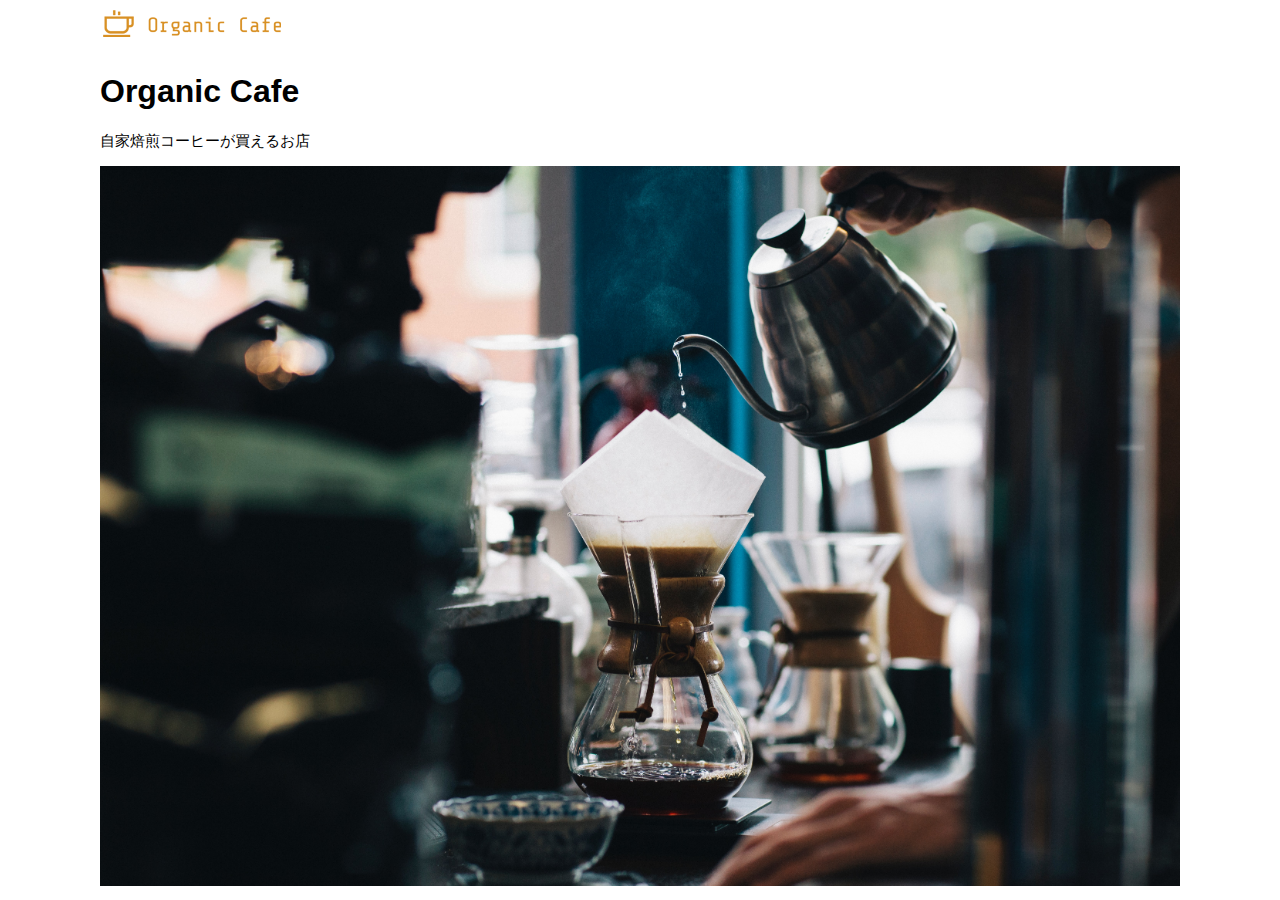
<file: index.html>
<!DOCTYPE html>
<html>
  <head>
    <title>Organic Cafe</title>
    <meta charset="UTF-8" />
    <meta name="description" content="自家焙煎のコーヒーがお家で楽しめるOrganic Cafe"/>
    <meta name="viewport" content="width=device-width, initial-scale=1.0" />
    <link rel="stylesheet" href="style.css" />
  </head>
  <body>
    <!-- ヘッダー -->
    <header>
      <!-- ロゴ -->
      <a href="index.html" id="logo"><img src="images/logo.png" alt="トップページに戻る"/></a>

      <!-- PC用ナビゲーション -->
      <nav id="nav-pc">
        <a href="index.html#concept">CONCEPT</a>
        <a href="index.html#product">PRODUCT</a>
        <a href="index.html#contact">CONTACT</a>
      </nav>
      <!-- スマホ用メニューボタン　-->
       <img id="menu-sp" src="images/button-menu.png" alt="ナビゲーションを開く" onclick="document.getElementById('nav-sp').style.display = 'block'">
      

<!-- スマホ用ナビゲーション -->
<nav id="nav-sp">
  <ul>
    <li>
      <img id="close" src="images/button-close.png" alt="ナビゲーションを閉じる" onclick="document.getElementById('nav-sp').style.display = 'none'">
    </li>
  <li>
      <a id="logo-sp" href="index.html" onlick="document.getElementById('nav-sp').style.display = 'none'">
        <img src="images/logo-sp.png" alt="トップページに戻る">
      </a>
    </li>
    <li>
      <a class="menu" href="index.html#concept" onclick="document.getElementById('nav-sp').style.display = 'none'">CONCEPT</a>
    </li>
    <li>
      <a class="menu" href="index.html#product" onclick="document.getElementById('nav-sp').style.display = 'none'">PRODUCT</a>
    </li>
    <li>
      <a class="menu" href="index.html#contact" onclick="document.getElementById('nav-sp').style.display = 'none'">CONTACT</a>
    </li>
  </ul>
</nav>


    </header>

    <main>
      <article>
        <!-- メインビジュアル -->
        <section id="main-visual">
          <div id="main-message">
            <h1>Organic Cafe</h1>
            <p>自家焙煎コーヒーが買えるお店</p>
          </div>
          <img src="images/main-image.jpg" alt="コーヒーをハンドドリップで淹れる画像"/>
        </section>
      </article>
    </main>
  </body>
</html>
</file>
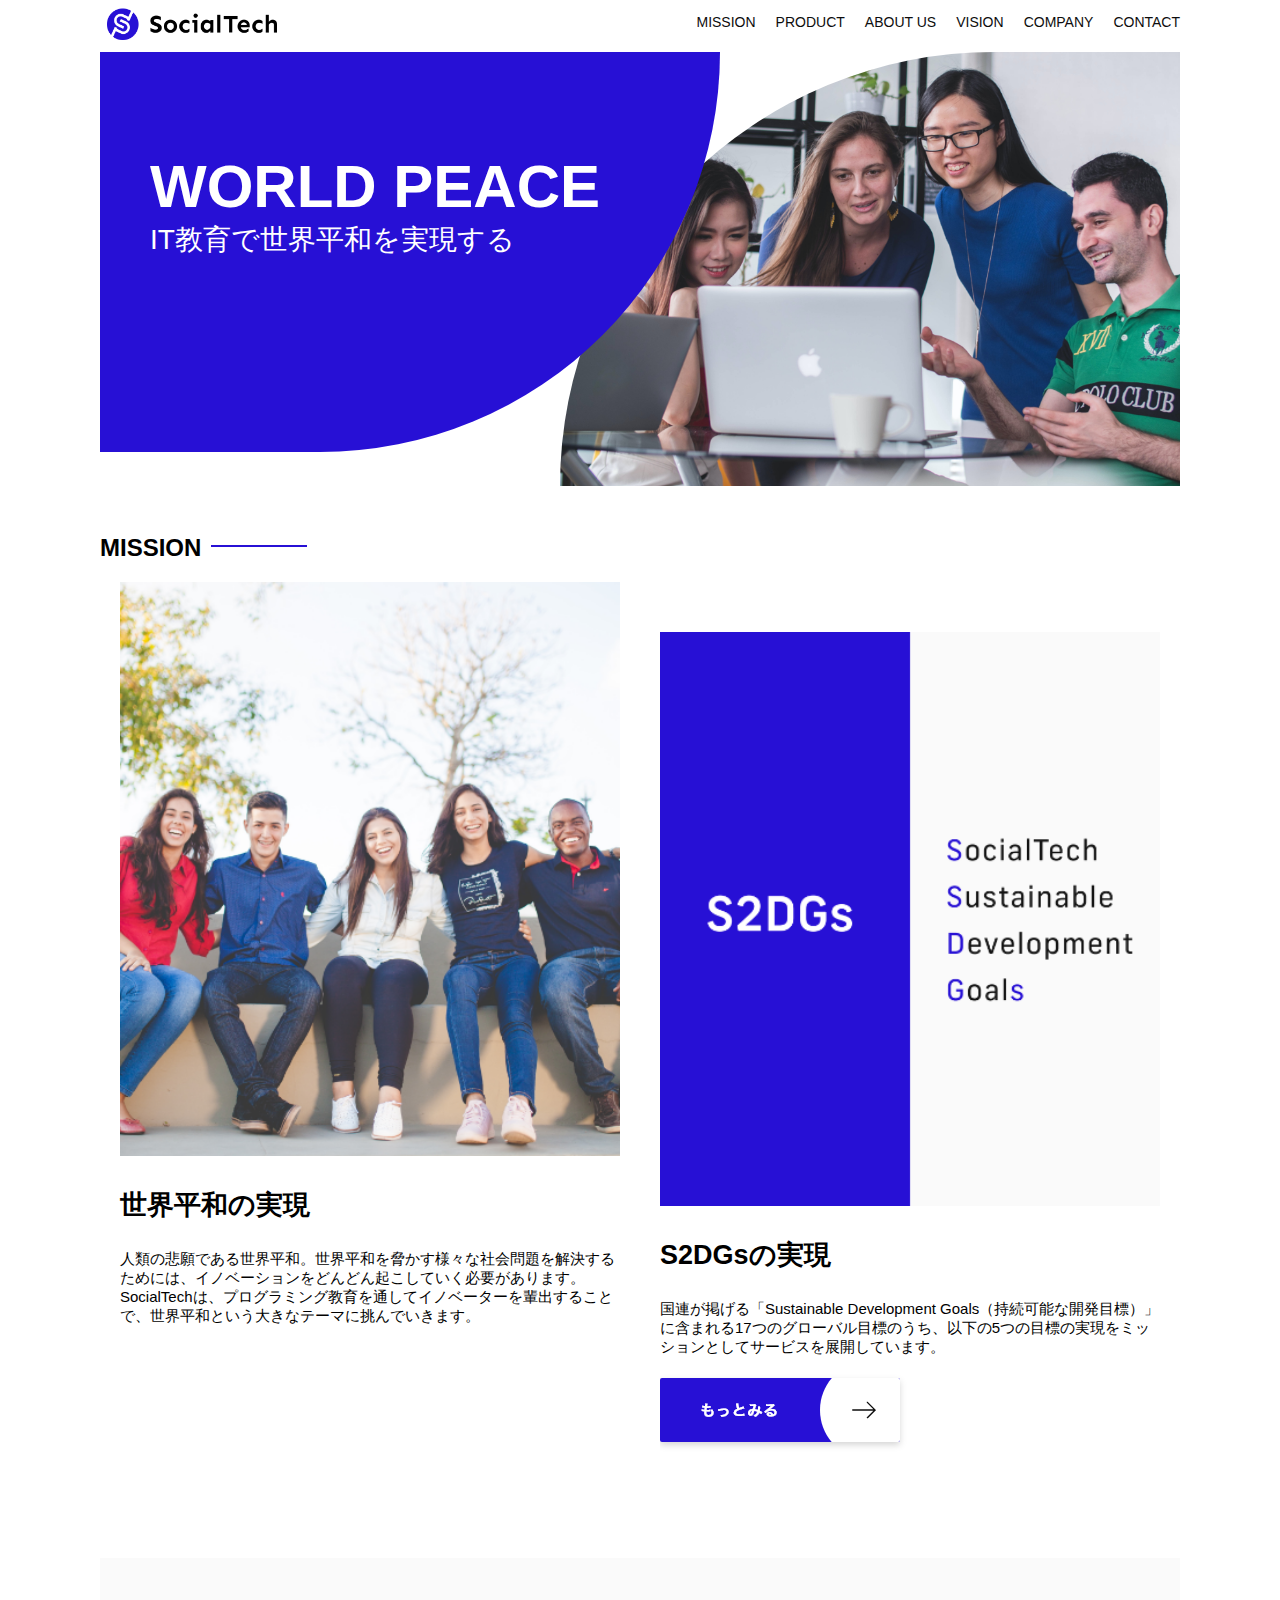
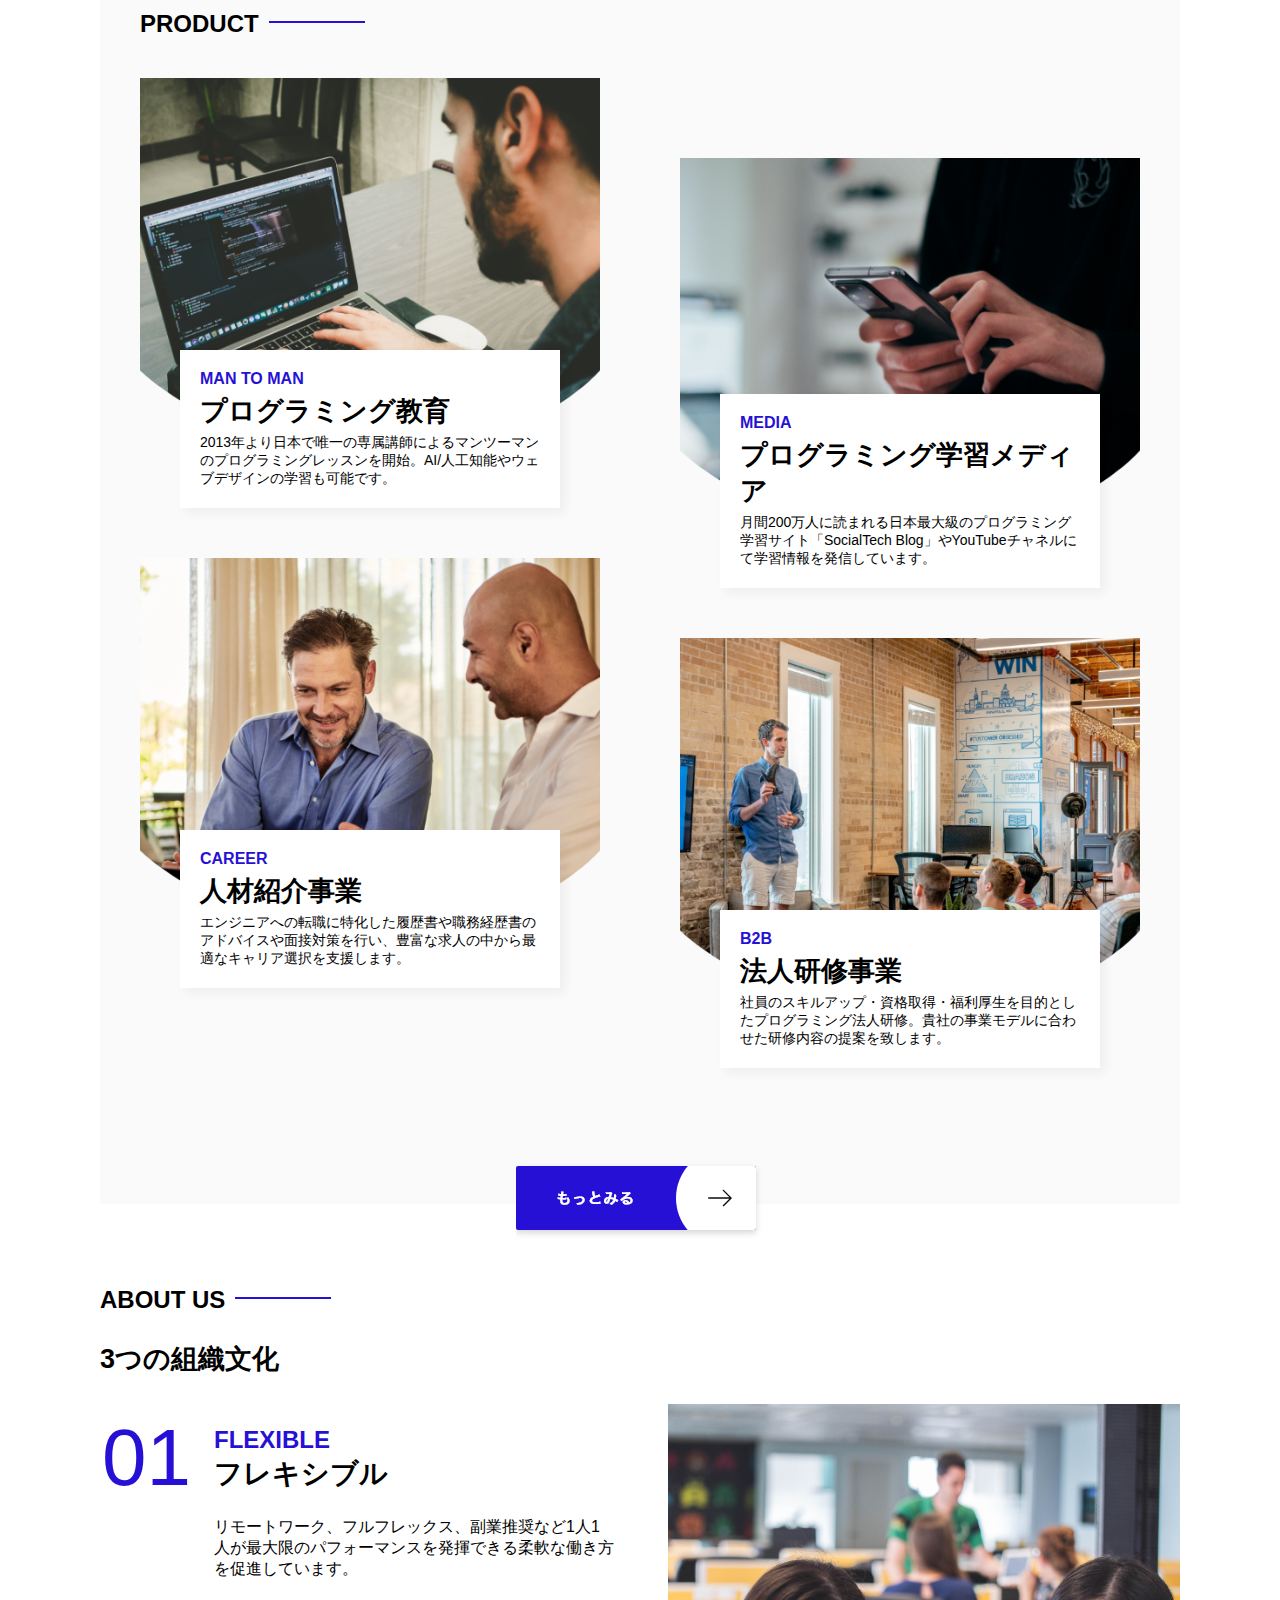
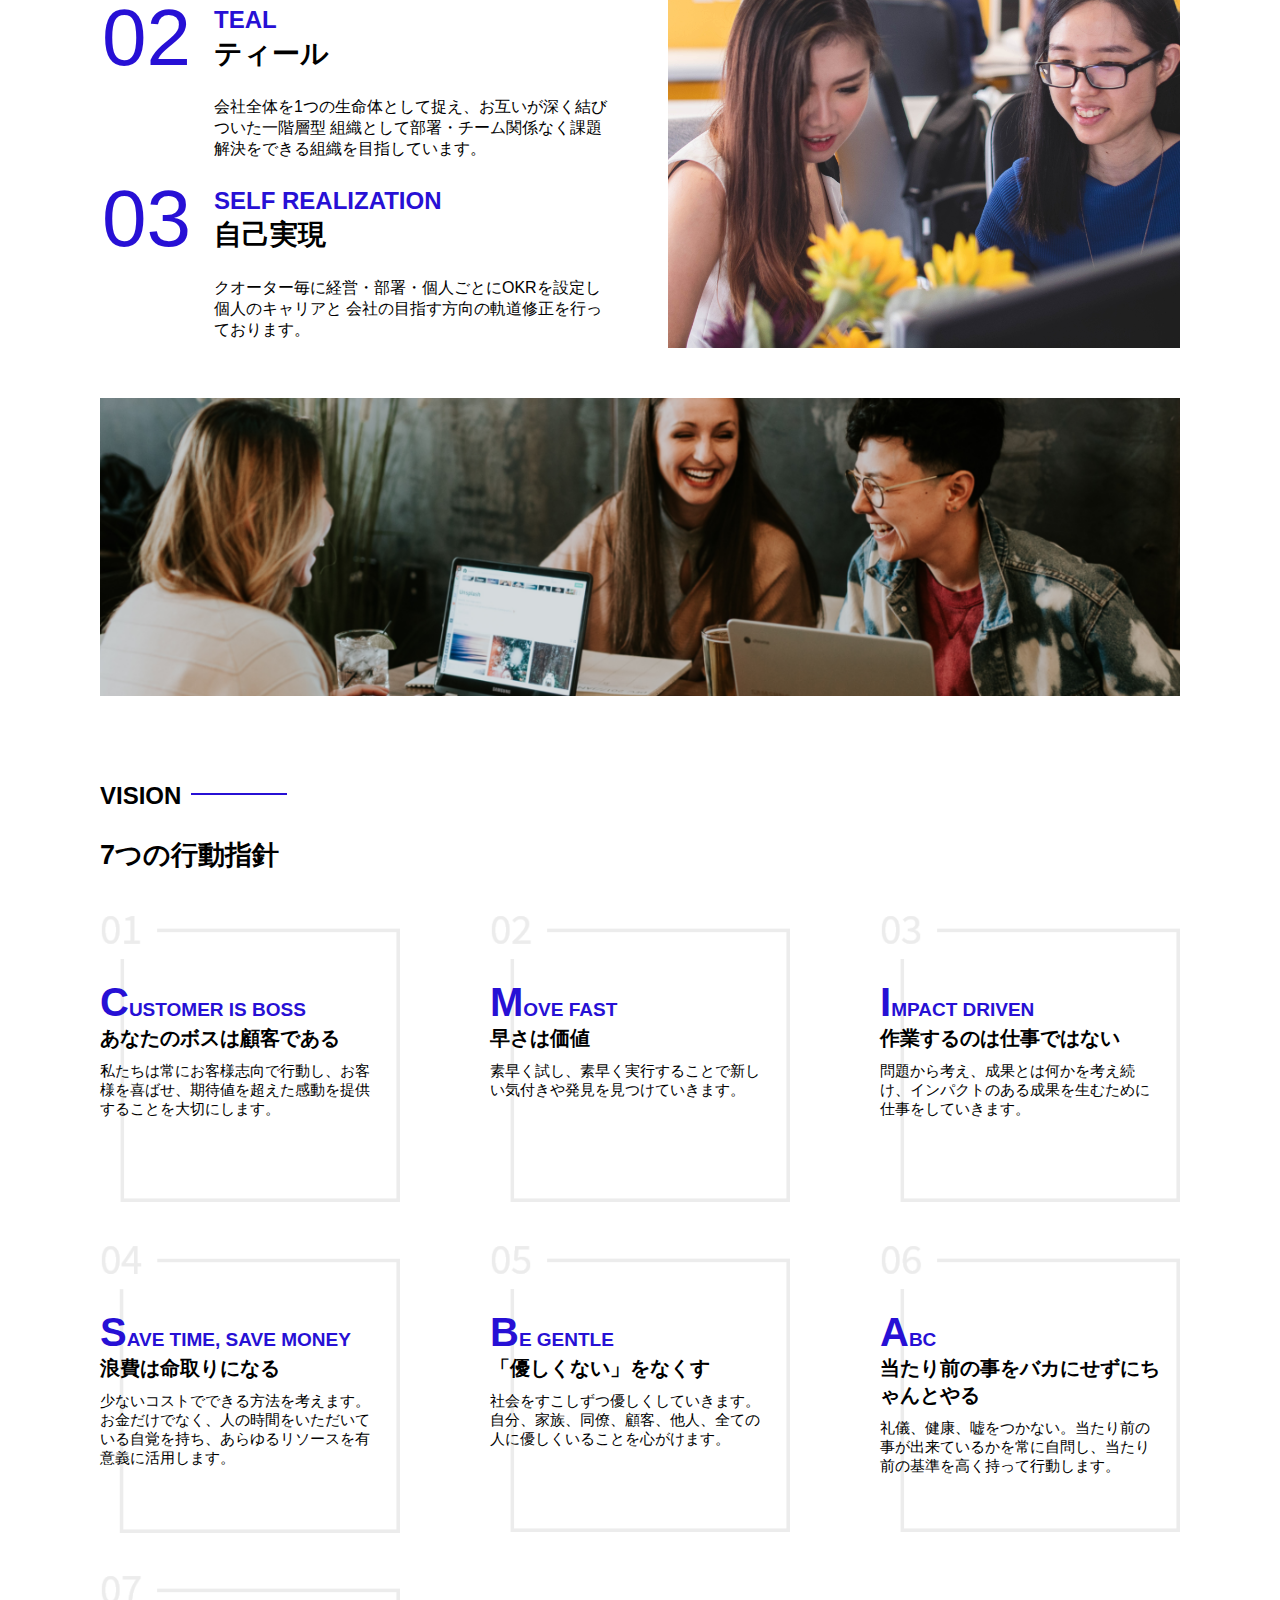
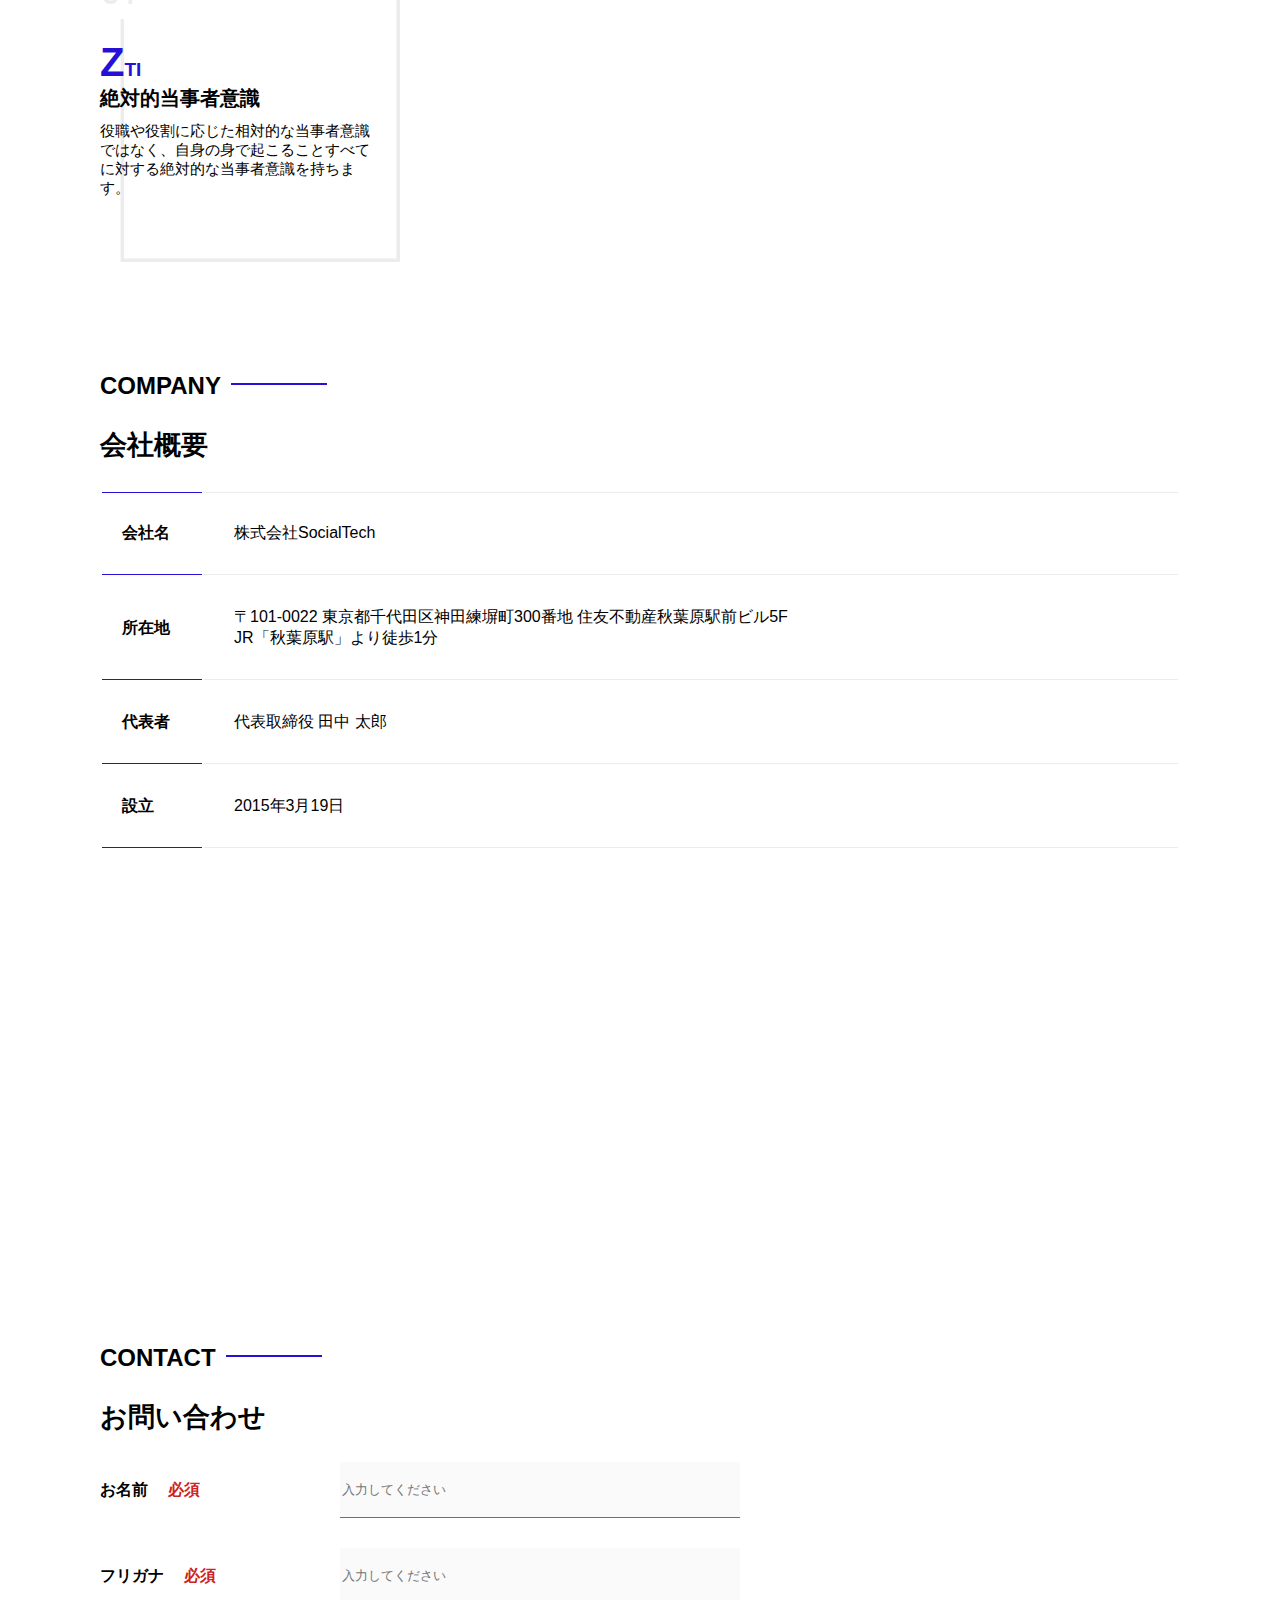
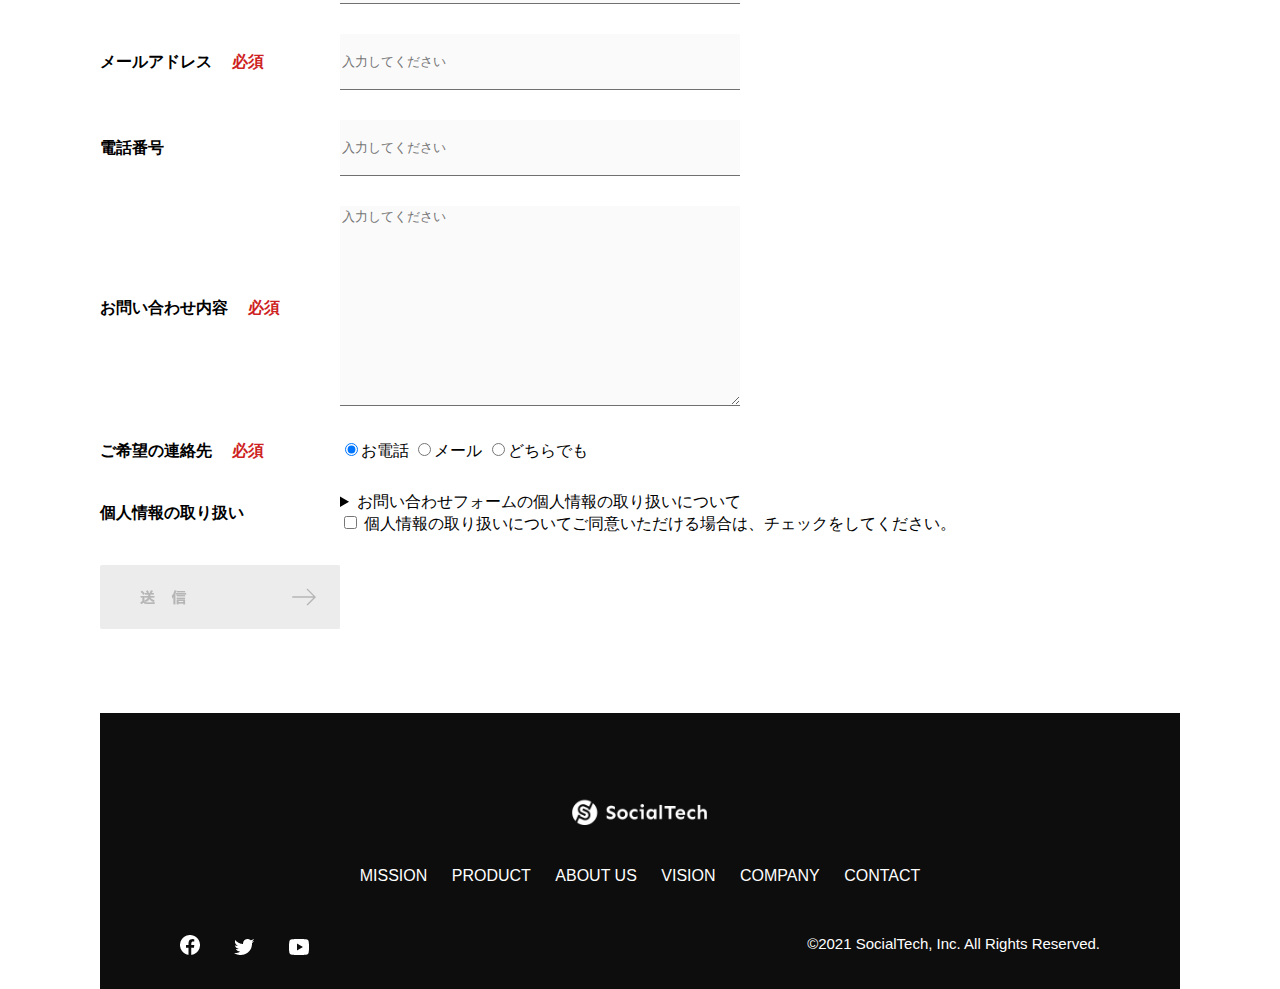
<file: kadai_tutorial_output/index.html>
<!DOCTYPE html>
<html>

<head>
  <title>SocialTech</title>
  <meta charset="UTF-8">
  <meta name="description" content="SocialTechはEdTech業界のリーディングカンパニーを目指します。">
  <meta name="viewport" content="width=device-width, initial-scale=1.0">
  <link rel="stylesheet" href="style.css">
</head>

<body>
  <!-- ヘッダー -->
  <header>
    <!-- ロゴ -->
    <a href="index.html" id="logo"><img src="images/logo.png" alt="トップページに戻る"></a>

    <!-- PC用ナビゲーション -->
    <nav id="nav-pc">
      <ul>
        <li><a href="mission.html">MISSION</a></li>
        <li><a href="product.html">PRODUCT</a></li>
        <li><a href="index.html#aboutus">ABOUT US</a></li>
        <li><a href="index.html#vision">VISION</a></li>
        <li><a href="index.html#company">COMPANY</a></li>
        <li><a href="index.html#contact">CONTACT</a></li>
      </ul>
    </nav>
           <!-- スマホ用メニューボタン -->
       <button id="menu-sp" onclick="document.getElementById('nav-sp').style.display = 'block'">
         <img src="images/button-menu.png" alt="ナビゲーションを開く">
       </button>
             <!-- スマホ用ナビゲーション -->
       <div id="nav-sp">
         <button id="close" onclick="document.getElementById('nav-sp').style.display = 'none'">
           <img src="images/button-close.png" alt="ナビゲーションを閉じる">
         </button>
 
         <nav>
           <ul>
             <li>
               <a id="logo-sp" href="index.html" onclick="document.getElementById('nav-sp').style.display = 'none'"><img src="images/logo-sp.png" alt="トップページに戻る"></a>
             </li>
             <li><a class="menu" href="mission.html" onclick="document.getElementById('nav-sp').style.display = 'none'">MISSION</a></li>
             <li><a class="menu" href="product.html" onclick="document.getElementById('nav-sp').style.display = 'none'">PRODUCT</a></li>
             <li><a class="menu" href="index.html#aboutus" onclick="document.getElementById('nav-sp').style.display = 'none'">ABOUT US</a></li>
             <li><a class="menu" href="index.html#vision" onclick="document.getElementById('nav-sp').style.display = 'none'">VISION</a></li>
             <li><a class="menu" href="index.html#company" onclick="document.getElementById('nav-sp').style.display = 'none'">COMPANY</a></li>
             <li><a class="menu" href="index.html#contact" onclick="document.getElementById('nav-sp').style.display = 'none'">CONTACT</a></li>
           </ul>
         </nav>
         <div id="sns">
           <a href="https://www.facebook.com/sejuku2013">
             <img src="images/button-facebook.png" alt="Facebookのリンク">
           </a>
           <a href="https://twitter.com/samuraijuku">
             <img src="images/button-twitter.png" alt="Twitterのリンク">
           </a>
           <a href="https://www.youtube.com/channel/UCCFOQO5aDK0xXam4cUQXT8g">
             <img src="images/button-youtube.png" alt="YouTubeのリンク">
           </a>
         </div>
       </div>
  </header>
  <main>
    <article>
      <!-- メインビジュアル -->
      <section id="main-visual">
        <div id="main-message">
          <h1>WORLD PEACE</h1>
          <p>IT教育で世界平和を実現する</p>
        </div>
        <img src="images/index/index-main.png" alt="PCの周りに集まる多国籍の仲間たち">
      </section>
      <!--ミッション-->
      <section id="mission">
        <h2 class="index-h2">MISSION</h2>
        <div id="mission-flex">
          <div>
            <img id="mission-photo" src="images/index/index-mission.png" alt="屋外のベンチで写真を撮影する多国籍の仲間たち">
            <h3>世界平和の実現</h3>
            <p>
              人類の悲願である世界平和。世界平和を脅かす様々な社会問題を解決するためには、イノベーションをどんどん起こしていく必要があります。SocialTechは、プログラミング教育を通してイノベーターを輩出することで、世界平和という大きなテーマに挑んでいきます。
            </p>
          </div>
          <div>
            <img id="s2dgs" src="images/index/s2dgs.png" alt="S2DGs">
            <h3>S2DGsの実現</h3>
            <p>国連が掲げる「Sustainable Development Goals（持続可能な開発目標）」に含まれる17つのグローバル目標のうち、以下の5つの目標の実現をミッションとしてサービスを展開しています。</p>
            <a href="mission.html">
              <img src="images/button-more.png" alt="もっとみる">
            </a>
          </div>
        </div>
      </section>

      <!-- プロダクト -->
      <section id="product">
        <h2 class="index-h2">PRODUCT</h2>
        <div class="product-flex">
          <div id="product-left">
            <div>
              <img class="product-photo" src="images/index/index-mantoman.png" alt="PCでコードを書く男性">
              <div class="product-explain">
                <span>MAN TO MAN</span>
                <h3>プログラミング教育</h3>
                <p>2013年より日本で唯一の専属講師によるマンツーマンのプログラミングレッスンを開始。AI/人工知能やウェブデザインの学習も可能です。</p>
              </div>
            </div>
            <div>
              <img class="product-photo" src="images/index/index-career.png" alt="笑顔で話し合う2人の男性">
              <div class="product-explain">
                <span>CAREER</span>
                <h3>人材紹介事業</h3>
                <p>エンジニアへの転職に特化した履歴書や職務経歴書のアドバイスや面接対策を行い、豊富な求人の中から最適なキャリア選択を支援します。</p>
              </div>
            </div>
          </div>
          <div id="product-right">
            <div>
              <img class="product-photo" src="images/index/index-media.png" alt="スマートフォンを操作する人">
              <div class="product-explain">
                <span>MEDIA</span>
                <h3>プログラミング学習メディア</h3>
                <p>月間200万人に読まれる日本最大級のプログラミング学習サイト「SocialTech Blog」やYouTubeチャネルにて学習情報を発信しています。</p>
              </div>
            </div>
            <div>
              <img class="product-photo" src="images/index/index-b2b.png" alt="講演中の男性とそれを聴く人々">
              <div class="product-explain">
                <span>B2B</span>
                <h3>法人研修事業</h3>
                <p>社員のスキルアップ・資格取得・福利厚生を目的としたプログラミング法人研修。貴社の事業モデルに合わせた研修内容の提案を致します。</p>
              </div>
            </div>
          </div>
        </div>
        <div id="product-more">
          <a href="product.html">
            <img src="images/button-more.png" alt="もっとみる">
          </a>
        </div>
      </section>
      <!-- ABOUT US -->
      <section id="aboutus">
        <h2 class="index-h2">ABOUT US</h2>
        <h3>3つの組織文化</h3>
        <div>
          <table class="culture-table">
            <tr>
              <td class="culture-num">01</td>
              <th><span class="culture-en">FLEXIBLE</span><br>フレキシブル</th>
            </tr>
            <tr>
              <td>
                <!--空のセル-->
              </td>
              <td class="culture-description">リモートワーク、フルフレックス、副業推奨など1人1人が最大限のパフォーマンスを発揮できる柔軟な働き方を促進しています。</td>
            </tr>
            <tr>
              <td class="culture-num">02</td>
              <th><span class="culture-en">TEAL</span><br>ティール</th>
            </tr>
            <tr>
              <td>
                <!--空のセル-->
              </td>
              <td class="culture-description">会社全体を1つの生命体として捉え、お互いが深く結びついた一階層型 組織として部署・チーム関係なく課題解決をできる組織を目指しています。</td>
            </tr>
            <tr>
              <td class="culture-num">03</td>
              <th><span class="culture-en">SELF REALIZATION</span><br>自己実現</th>
            </tr>
            <tr>
              <td>
                <!--空のセル-->
              </td>
              <td class="culture-description">クオーター毎に経営・部署・個人ごとにOKRを設定し個人のキャリアと 会社の目指す方向の軌道修正を行っております。</td>
            </tr>
          </table>
          <img class="culture-img" src="images/index/index-aboutus1.png" alt="笑顔で話し合う2人の女性">
        </div>
        <img class="culture-img2" src="images/index/index-aboutus2.png" alt="笑顔で話し合う3人の男女">
      </section>
      <!-- VISION -->
      <section id="vision">
        <h2 class="index-h2">VISION</h2>
        <h3>7つの行動指針</h3>
        <div>
          <div class="vision-box">
            <img src="images/index/vision-01.png" alt="01">
            <div>
              <h4>CUSTOMER IS BOSS</h4>
              <h5>あなたのボスは顧客である</h5>
              <p>私たちは常にお客様志向で行動し、お客様を喜ばせ、期待値を超えた感動を提供することを大切にします。</p>
            </div>
          </div>
          <div class="vision-box">
            <img src="images/index/vision-02.png" alt="02">
            <div>
              <h4>MOVE FAST</h4>
              <h5>早さは価値</h5>
              <p>素早く試し、素早く実行することで新しい気付きや発見を見つけていきます。</p>
            </div>
          </div>
          <div class="vision-box">
            <img src="images/index/vision-03.png" alt="03">
            <div>
              <h4>IMPACT DRIVEN</h4>
              <h5>作業するのは仕事ではない</h5>
              <p>問題から考え、成果とは何かを考え続け、インパクトのある成果を生むために仕事をしていきます。</p>
            </div>
          </div>
          <div class="vision-box">
            <img src="images/index/vision-04.png" alt="04">
            <div>
              <h4>SAVE TIME, SAVE MONEY</h4>
              <h5>浪費は命取りになる</h5>
              <p>少ないコストでできる方法を考えます。お金だけでなく、人の時間をいただいている自覚を持ち、あらゆるリソースを有意義に活用します。</p>
            </div>
          </div>
          <div class="vision-box">
            <img src="images/index/vision-05.png" alt="05">
            <div>
              <h4>BE GENTLE</h4>
              <h5>「優しくない」をなくす</h5>
              <p>社会をすこしずつ優しくしていきます。自分、家族、同僚、顧客、他人、全ての人に優しくいることを心がけます。</p>
            </div>
          </div>
          <div class="vision-box">
            <img src="images/index/vision-06.png" alt="06">
            <div>
              <h4>ABC</h4>
              <h5>当たり前の事をバカにせずにちゃんとやる</h5>
              <p>礼儀、健康、嘘をつかない。当たり前の事が出来ているかを常に自問し、当たり前の基準を高く持って行動します。</p>
            </div>
          </div>
          <div class="vision-box">
            <img src="images/index/vision-07.png" alt="07">
            <div>
              <h4>ZTI</h4>
              <h5>絶対的当事者意識</h5>
              <p>役職や役割に応じた相対的な当事者意識ではなく、自身の身で起こることすべてに対する絶対的な当事者意識を持ちます。</p>
            </div>
          </div>
        </div>
      </section>
      <!-- COMPANY -->
      <section id="company">
        <h2 class="index-h2">COMPANY</h2>
        <h3>会社概要</h3>
        <table id="company-table">
          <tr>
            <th class="tableheader tableheader-first">会社名</th>
            <td class="cell cell-first">株式会社SocialTech</td>
          </tr>
          <tr>
            <th class="tableheader">所在地</th>
            <td class="cell">〒101-0022 東京都千代田区神田練塀町300番地 住友不動産秋葉原駅前ビル5F<br>JR「秋葉原駅」より徒歩1分</td>
          </tr>
          <tr>
            <th class="tableheader">代表者</th>
            <td class="cell">代表取締役 田中 太郎</td>
          </tr>
          <tr>
            <th class="tableheader">設立</th>
            <td class="cell">2015年3月19日</td>
          </tr>
        </table>
        <iframe
          src="https://www.google.com/maps/embed?pb=!1m18!1m12!1m3!1d3240.0688551336807!2d139.7720776771055!3d35.69992317258124!2m3!1f0!2f0!3f0!3m2!1i1024!2i768!4f13.1!3m3!1m2!1s0x60188fee13660e23%3A0x77137876edf742ac!2z5L2P5Y-L5LiN5YuV55Sj56eL6JGJ5Y6f6aeF5YmN44OT44Or!5e0!3m2!1sja!2sjp!4v1704858013291!5m2!1sja!2sjp"
          style="border: 0" allowfullscreen="" loading="lazy">
        </iframe>
      </section>
      <!-- お問い合わせフォーム -->
      <section id="contact">
        <h2 class="index-h2">CONTACT</h2>
        <h3>お問い合わせ</h3>
        <form>
          <div>
            <div class="contact-heading">
              <label class="contact-label">お名前<span class="contact-span">必須</span></label>
            </div>
            <div>
              <input type="text" name="name" placeholder="入力してください" class="contact-textbox">
            </div>
          </div>
          <div>
            <div class="contact-heading">
              <label class="contact-label">フリガナ<span class="contact-span">必須</span></label>
            </div>
            <div>
              <input type="text" name="hurigana" placeholder="入力してください" class="contact-textbox">
            </div>
          </div>
          <div>
            <div class="contact-heading">
              <label class="contact-label">メールアドレス<span class="contact-span">必須</span></label>
            </div>
            <div>
              <input type="text" name="email" placeholder="入力してください" class="contact-textbox">
            </div>
          </div>
          <div>
            <div class="contact-heading">
              <label class="contact-label">電話番号</label>
            </div>
            <div>
              <input type="text" name="tel" placeholder="入力してください" class="contact-textbox">
            </div>
          </div>
          <div>
            <div class="contact-heading">
              <label class="contact-label">お問い合わせ内容<span class="contact-span">必須</span></label>
            </div>
            <div>
              <textarea class="contact-textarea" placeholder="入力してください" name="message"></textarea>
            </div>
          </div>
          <div>
            <div class="contact-heading">
              <label class="contact-label">ご希望の連絡先<span class="contact-span">必須</span></label>
            </div>
            <div>
              <input class="radiobutton" type="radio" value="tel" name="contact" checked><label>お電話</label>
              <input class="radiobutton" type="radio" value="mail" name="contact"><label>メール</label>
              <input class="radiobutton" type="radio" value="both" name="contact"><label>どちらでも</label>
            </div>
          </div>
          <div>
            <div class="contact-heading">
              <label class="contact-label">個人情報の取り扱い</label>
            </div>
            <div>
              <details>
                <summary>お問い合わせフォームの個人情報の取り扱いについて</summary>
                <div>
                  <dl>
                    <dt>１．組織の名称又は氏名</dt>
                    <dd>株式会社SocialTech</dd>
                    <dt>２．個人情報保護管理者（若しくはその代理人）の氏名又は職名、所属及び連絡先</dt>
                    <dd>
                      <p>鈴木 一郎 コーポレート部</p>
                      <p>メールアドレス：samurai@example.com</p>
                      <p>TEL：03-1234-5678</p>
                    </dd>
                    <dt>３．個人情報の利用目的</dt>
                    <dd>
                      <ul>
                        <li>本サービス及び本サービスに関連する情報の提供又はそれらに関する連絡のため</li>
                        <li>ユーザーの本人確認のため</li>
                        <li>当社サービスのご案内のため</li>
                        <li>当社の商品等の広告または宣伝（電子メールによるものを含むものとします。）</li>
                      </ul>
                    </dd>
                    <dt>４．個人情報の取り扱い業務の委託</dt>
                    <dd>個人情報の取扱業務の全部または一部を外部に業務委託する場合があります。その際、弊社は、個人情報を適切に保護できる管理体制を敷き実行していることを条件として委託先を厳選したうえで、機密保持契約を委託先と締結し、お客様の個人情報を厳密に管理させます。</dd>
                    <dt>５．個人情報の開示等の請求</dt>
                    <dd>
                      お客様は、弊社に対してご自身の個人情報の開示等（利用目的の通知、開示、内容の訂正・追加・削除、利用の停止または消去、第三者への提供の停止）に関して、当社問合わせ窓口に申し出ることができます。<br>
                      その際、弊社はお客様ご本人を確認させていただいたうえで、合理的な期間内に対応いたします。<br>
                      なお、個人情報に関する弊社問合わせ先は、次の通りです。
                    </dd>
                    <dd>
                      <p>株式会社SocialTech 個人情報問合せ窓口</p>
                      <p>〒150-0043 東京都千代田区神田練塀町300番地 住友不動産秋葉原駅前ビル5F</p>
                      <p>メールアドレス：samurai@example.com TEL：03-1234-5678</p>
                    </dd>

                    <dt>６．個人情報を提供されることの任意性について</dt>
                    <dd>お客様がご自身の個人情報を弊社に提供されるか否かは、お客様のご判断によりますが、もしご提供されない場合には、適切なサービスが提供できない場合がありますので予めご了承ください。</dd>
                  </dl>
                </div>
              </details>
              <input type="checkbox" name="agree">
              <span>個人情報の取り扱いについてご同意いただける場合は、チェックをしてください。</span>
            </div>
          </div>
          <input type="image" src="images/button-submit.png" alt="送信する">
        </form>
      </section>
    </article>
  </main>

      <footer>
      <div id="footer-logo">
        <img src="images/logo-sp.png" alt="SocialTech">
      </div>
      <div id="footer-link">
        <a href="mission.html">MISSION</a>
        <a href="product.html">PRODUCT</a>
        <a href="index.html#aboutus">ABOUT US</a>
        <a href="index.html#vision">VISION</a>
        <a href="index.html#company">COMPANY</a>
        <a href="index.html#contact">CONTACT</a>
      </div>
             <div id="sns-footer">
         <div class="sns-btns">
           <a href="https://www.facebook.com/sejuku2013"><img src="images/button-facebook.png" alt="Facebookのリンク"></a>
           <a href="https://twitter.com/samuraijuku"><img src="images/button-twitter.png" alt="Twitterのリンク"></a>
           <a href="https://www.youtube.com/channel/UCCFOQO5aDK0xXam4cUQXT8g"><img src="images/button-youtube.png" alt="YouTubeのリンク"></a>
         </div>
         <p id="copyright">&copy;2021 SocialTech, Inc. All Rights Reserved.</p>
       </div>
    </footer>
</body>

</html>
</file>
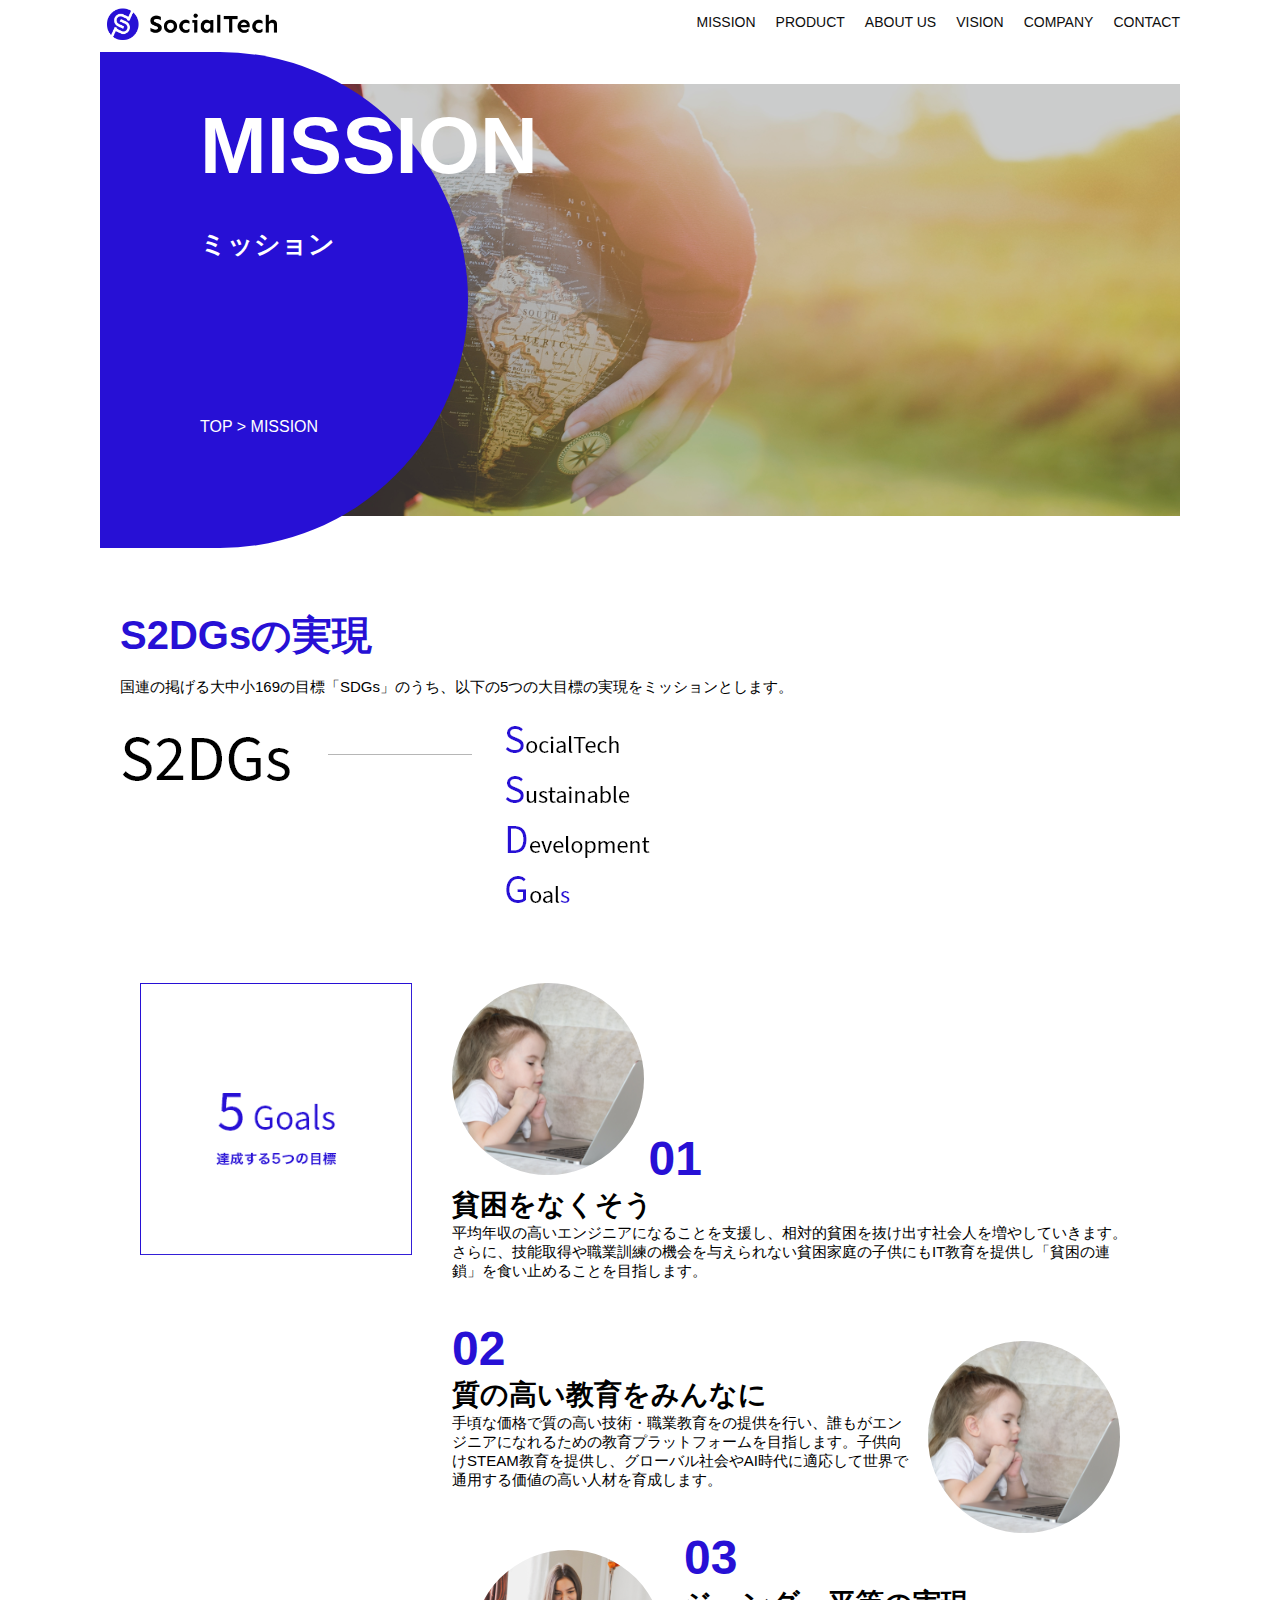
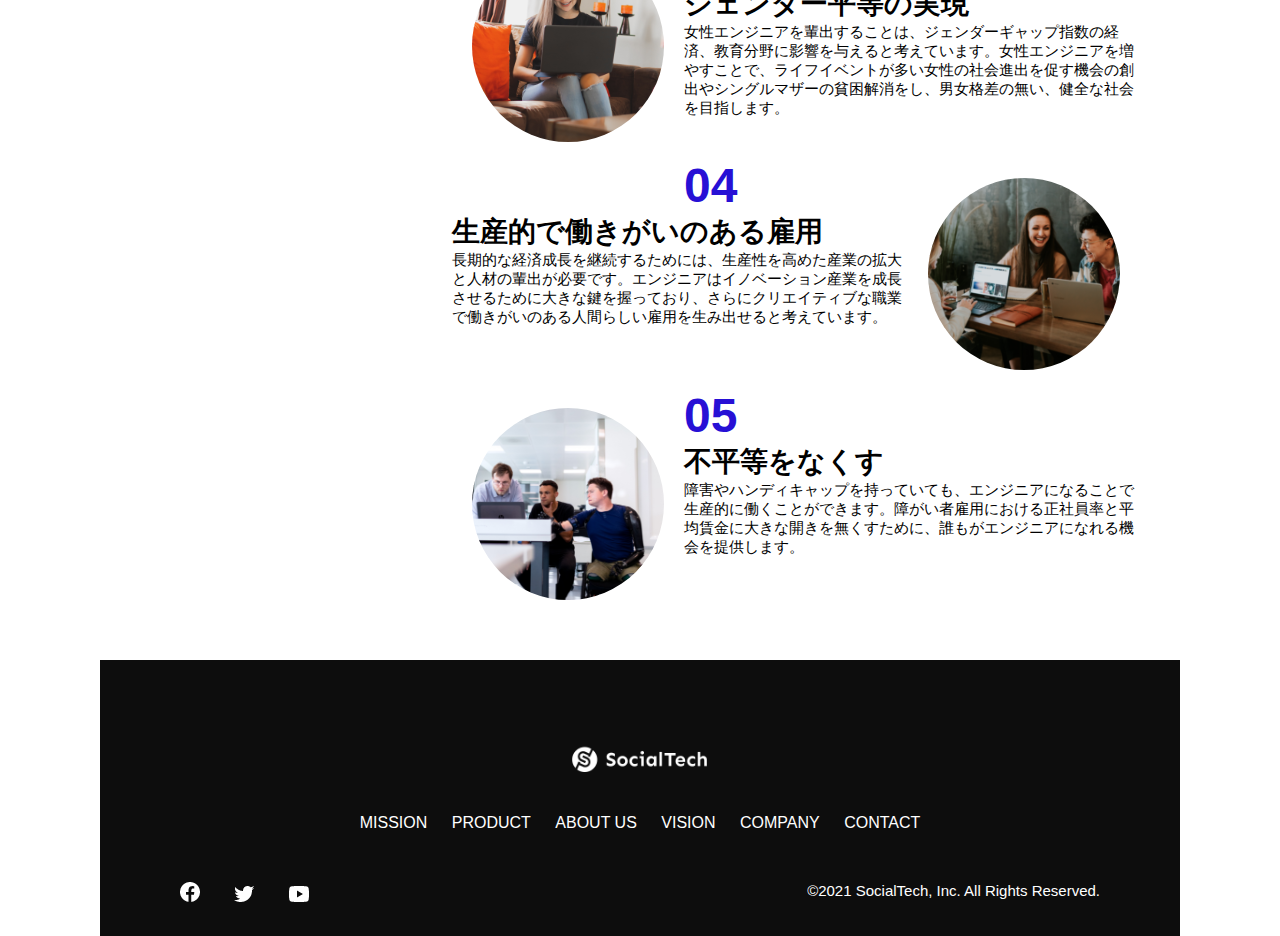
<file: kadai_tutorial_output/mission.html>
<!DOCTYPE html>
<html>
  <head>
    <title>SocialTech - MISSION ミッション -</title>
    <meta charset="utf-8">
  <meta name="description" content="SocialTechが目指す5つの目標（S2DGs）を紹介します">
    <meta name="viewport" content="width=device-width, initial-scale=1.0">
    <link rel="stylesheet" href="style.css">
  </head>

  <body>
    <!-- ヘッダー -->
    <header>
      <!-- ロゴ -->
      <a href="index.html" id="logo">
        <img src="images/logo.png" alt="トップページに戻る">
      </a>

      <!-- PC用ナビゲーション -->
      <nav id="nav-pc">
        <ul>
          <li><a href="mission.html">MISSION</a></li>
          <li><a href="product.html">PRODUCT</a></li>
          <li><a href="index.html#aboutus">ABOUT US</a></li>
          <li><a href="index.html#vision">VISION</a></li>
          <li><a href="index.html#company">COMPANY</a></li>
          <li><a href="index.html#contact">CONTACT</a></li>
        </ul>
      </nav>

      <!-- スマホ用メニューボタン -->
      <button id="menu-sp" onclick="document.getElementById('nav-sp').style.display = 'block'">
        <img src="images/button-menu.png" alt="ナビゲーションを開く">
      </button>

      <!-- スマホ用ナビゲーション -->
      <div id="nav-sp">
        <button id="close" onclick="document.getElementById('nav-sp').style.display = 'none'">
          <img src="images/button-close.png" alt="ナビゲーションを閉じる">
        </button>

        <nav>
          <ul>
            <li>
              <a id="logo-sp" href="index.html" onclick="document.getElementById('nav-sp').style.display = 'none'"><img src="images/logo-sp.png" alt="トップページに戻る"></a>
            </li>
            <li><a class="menu" href="mission.html" onclick="document.getElementById('nav-sp').style.display = 'none'">MISSION</a></li>
            <li><a class="menu" href="product.html" onclick="document.getElementById('nav-sp').style.display = 'none'">PRODUCT</a></li>
            <li><a class="menu" href="index.html#aboutus" onclick="document.getElementById('nav-sp').style.display = 'none'">ABOUT US</a></li>
            <li><a class="menu" href="index.html#vision" onclick="document.getElementById('nav-sp').style.display = 'none'">VISION</a></li>
            <li><a class="menu" href="index.html#company" onclick="document.getElementById('nav-sp').style.display = 'none'">COMPANY</a></li>
            <li><a class="menu" href="index.html#contact" onclick="document.getElementById('nav-sp').style.display = 'none'">CONTACT</a></li>
          </ul>
        </nav>
        <div id="sns">
          <a href="https://www.facebook.com/sejuku2013">
            <img src="images/button-facebook.png" alt="Facebookのリンク">
          </a>
          <a href="https://twitter.com/samuraijuku">
            <img src="images/button-twitter.png" alt="Twitterのリンク">
          </a>
          <a href="https://www.youtube.com/channel/UCCFOQO5aDK0xXam4cUQXT8g">
            <img src="images/button-youtube.png" alt="YouTubeのリンク">
          </a>
        </div>
      </div>
    </header>

    <main>
      <article>
        <section id="mission-main">
          <div class="mission-main-inner">
            <div id="mission-title">
              <h1>MISSION<br><span>ミッション</span></h1>
              <p>TOP > MISSION</p>
            </div>
          </div>
        </section>

        <section id="mission-s2dgs">
          <h2 class="mission-h2">S2DGsの実現</h2>
          <p>国連の掲げる大中小169の目標「SDGs」のうち、以下の5つの大目標の実現をミッションとします。</p>
          <img src="images/mission/mission-s2dgs.png" alt="S2DGs">
        </section>

        <section id="mission-five-goals">
          <div class="five-goals-image">
            <img src="images/mission/mission-5goals.png" alt="5Goals">
          </div>

         <div class="five-goals-read">
          <div>
            <img class="fivegoals-images-right" src="images/mission/mission-5goals02.png" alt="PCを操作する女の子">
            <span class="fivegoals-number">01</span>
            <h3 class="fivegoals-h3">貧困をなくそう</h3>
            <p class="fivegoals-p">平均年収の高いエンジニアになることを支援し、相対的貧困を抜け出す社会人を増やしていきます。さらに、技能取得や職業訓練の機会を与えられない貧困家庭の子供にもIT教育を提供し「貧困の連鎖」を食い止めることを目指します。</p>
          </div>
<div>
  <img class="fivegoals-image-right" src="images/mission/mission-5goals02.png" alt="PCを見つめる小さい女の子">
  <span class="fivegoals-number">02</span>
  <h3 class="fivegoals-h3">質の高い教育をみんなに</h3>
  <p class="fivegoals-p">手頃な価格で質の高い技術・職業教育をの提供を行い、誰もがエンジニアになれるための教育プラットフォームを目指します。子供向けSTEAM教育を提供し、グローバル社会やAI時代に適応して世界で通用する価値の高い人材を育成します。</p>
</div>
<div>
               <img class="fivegoals-image-left" src="images/mission/mission-5goals03.png" alt="PCを操作する女性">
               <span class="fivegoals-number">03</span>
               <h3 class="fivegoals-h3">ジェンダー平等の実現</h3>
               <p class="fivegoals-p">女性エンジニアを輩出することは、ジェンダーギャップ指数の経済、教育分野に影響を与えると考えています。女性エンジニアを増やすことで、ライフイベントが多い女性の社会進出を促す機会の創出やシングルマザーの貧困解消をし、男女格差の無い、健全な社会を目指します。</p>
             </div>
  <div>
    <img class="fivegoals-image-right" src="images/mission/mission-5goals04.png" alt="笑顔で話し合う3人の男女">
    <span class="fivegoals-number">04</span>
    <h3 class="fivegoals-h3">生産的で働きがいのある雇用</h3>
    <p class="fivegoals-p">長期的な経済成長を継続するためには、生産性を高めた産業の拡大と人材の輩出が必要です。エンジニアはイノベーション産業を成長させるために大きな鍵を握っており、さらにクリエイティブな職業で働きがいのある人間らしい雇用を生み出せると考えています。</p>
　　</div>
   <div>
               <img class="fivegoals-image-left" src="images/mission/mission-5goals05.png" alt="障害を持つ男性が生き生きと働く様子">
               <span class="fivegoals-number">05</span>
               <h3 class="fivegoals-h3">不平等をなくす</h3>
               <p class="fivegoals-p">障害やハンディキャップを持っていても、エンジニアになることで生産的に働くことができます。障がい者雇用における正社員率と平均賃金に大きな開きを無くすために、誰もがエンジニアになれる機会を提供します。</p>
             </div>
</div>
     </section>
      </article>
    </main>

    <footer>
      <div id="footer-logo">
        <img src="images/logo-sp.png" alt="SocialTech">
      </div>
      <div id="footer-link">
        <a href="mission.html">MISSION</a>
        <a href="product.html">PRODUCT</a>
        <a href="index.html#aboutus">ABOUT US</a>
        <a href="index.html#vision">VISION</a>
        <a href="index.html#company">COMPANY</a>
        <a href="index.html#contact">CONTACT</a>
      </div>
      <div id="sns-footer">
        <div class="sns-btns">
          <a href="https://www.facebook.com/sejuku2013"><img src="images/button-facebook.png" alt="Facebookのリンク"></a>
          <a href="https://twitter.com/samuraijuku"><img src="images/button-twitter.png" alt="Twitterのリンク"></a>
          <a href="https://www.youtube.com/channel/UCCFOQO5aDK0xXam4cUQXT8g"><img src="images/button-youtube.png" alt="YouTubeのリンク"></a>
        </div>
        <p id="copyright">&copy;2021 SocialTech, Inc. All Rights Reserved.</p>
      </div>
    </footer>

  </body>
</html>
</file>
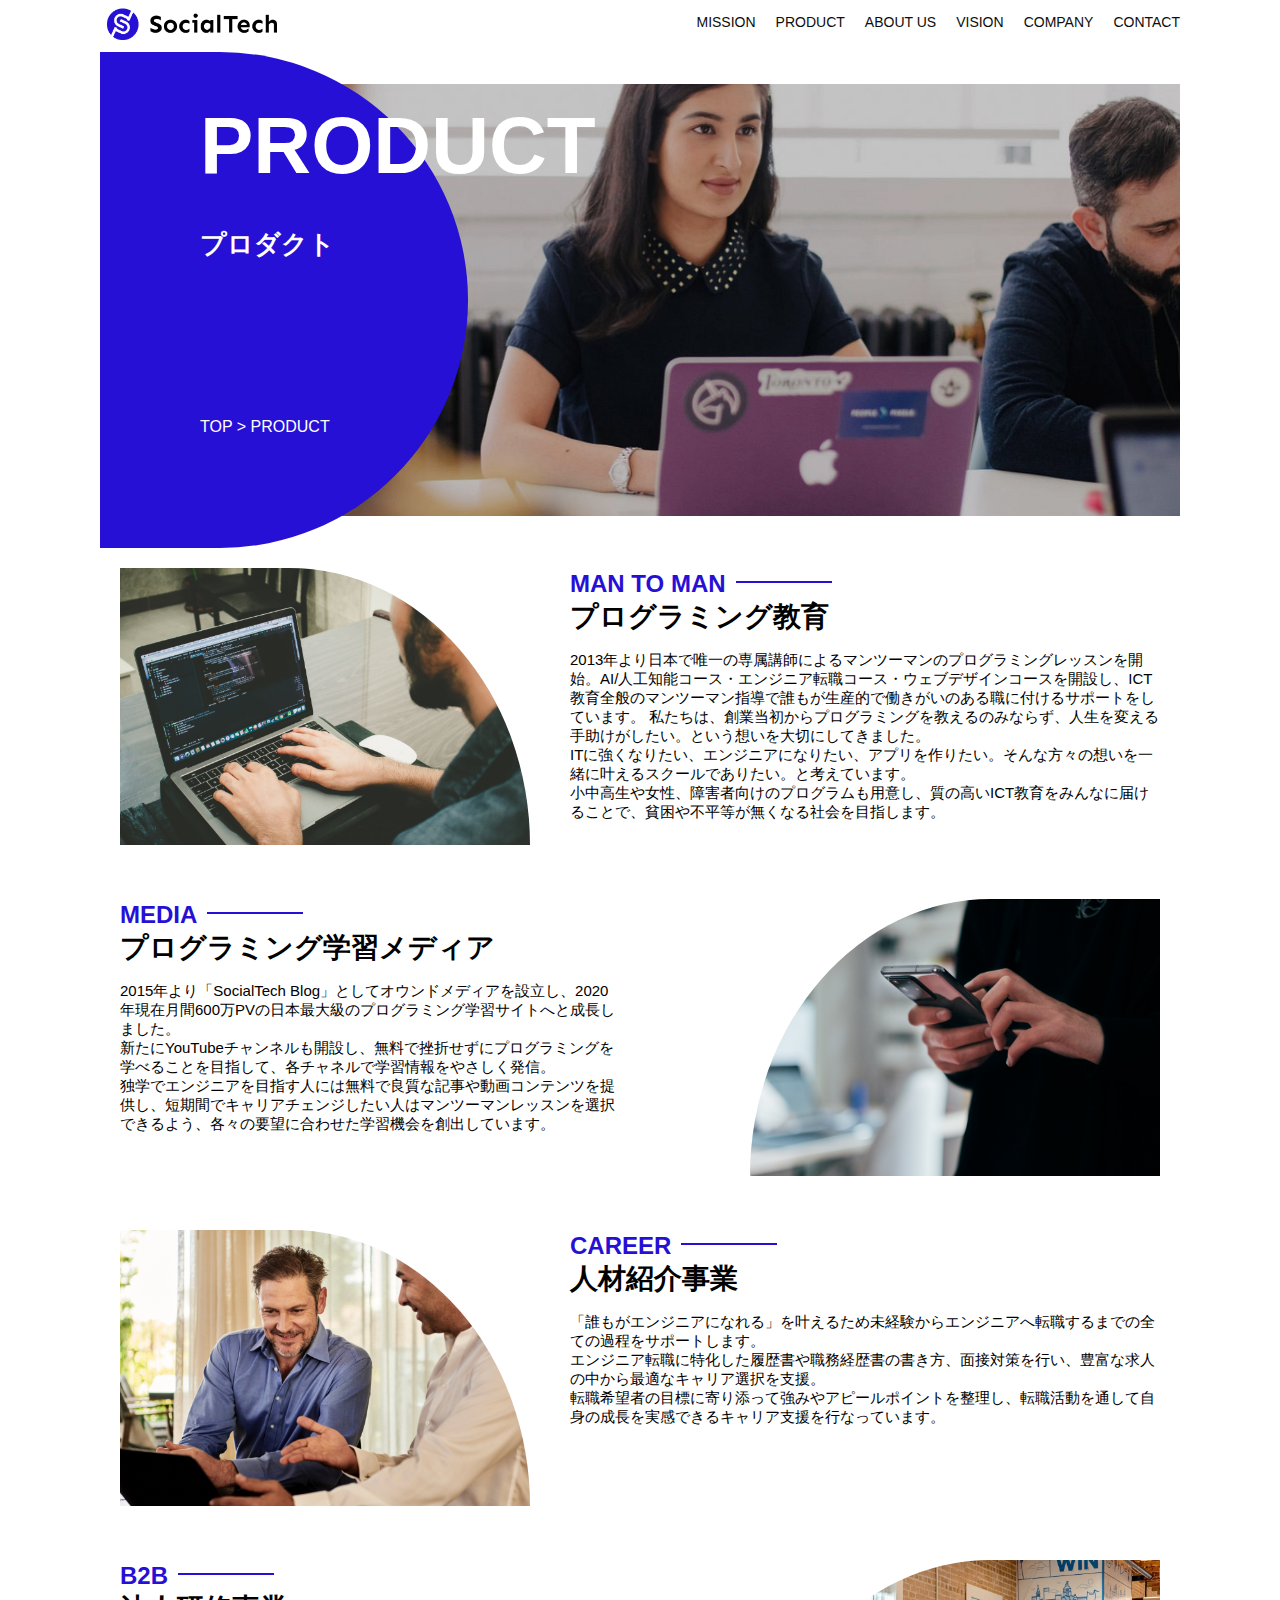
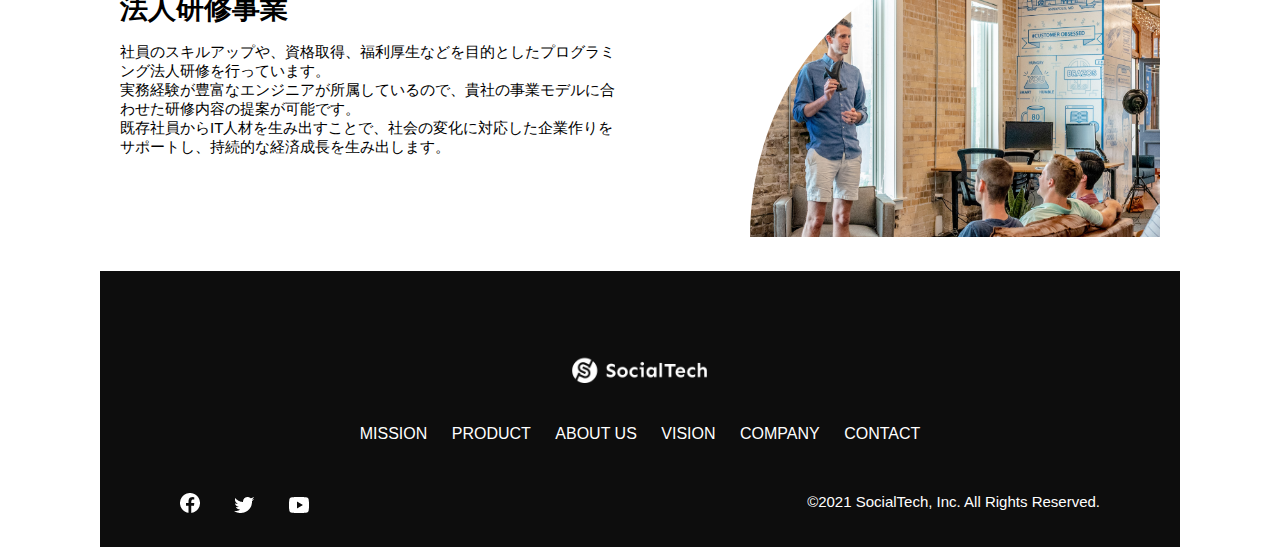
<file: kadai_tutorial_output/product.html>
<!DOCTYPE html>
<html>
  <head>
    <title>SocialTech -PROODUCT プロダクト-</title>
    <meta charset="utf-8">
    <meta name="description" content="SocialTechの4つのプロダクトを紹介する">
    <meta name="viewport" content="width=device-width, initial-scale=1.0">
    <link rel="stylesheet" href="style.css">
  </head>

  <body>
    <!-- ヘッダー -->
    <header>
      <!-- ロゴ -->
      <a href="index.html" id="logo">
        <img src="images/logo.png" alt="トップページに戻る">
      </a>

      <!-- PC用ナビゲーション -->
      <nav id="nav-pc">
        <ul>
          <li><a href="mission.html">MISSION</a></li>
          <li><a href="product.html">PRODUCT</a></li>
          <li><a href="index.html#aboutus">ABOUT US</a></li>
          <li><a href="index.html#vision">VISION</a></li>
          <li><a href="index.html#company">COMPANY</a></li>
          <li><a href="index.html#contact">CONTACT</a></li>
        </ul>
      </nav>

      <!-- スマホ用メニューボタン -->
      <button id="menu-sp" onclick="document.getElementById('nav-sp').style.display = 'block'">
        <img src="images/button-menu.png" alt="ナビゲーションを開く">
      </button>

      <!-- スマホ用ナビゲーション -->
      <div id="nav-sp">
        <button id="close" onclick="document.getElementById('nav-sp').style.display = 'none'">
          <img src="images/button-close.png" alt="ナビゲーションを閉じる">
        </button>

        <nav>
          <ul>
            <li>
              <a id="logo-sp" href="index.html" onclick="document.getElementById('nav-sp').style.display = 'none'"><img src="images/logo-sp.png" alt="トップページに戻る"></a>
            </li>
            <li><a class="menu" href="mission.html" onclick="document.getElementById('nav-sp').style.display = 'none'">MISSION</a></li>
            <li><a class="menu" href="product.html" onclick="document.getElementById('nav-sp').style.display = 'none'">PRODUCT</a></li>
            <li><a class="menu" href="index.html#aboutus" onclick="document.getElementById('nav-sp').style.display = 'none'">ABOUT US</a></li>
            <li><a class="menu" href="index.html#vision" onclick="document.getElementById('nav-sp').style.display = 'none'">VISION</a></li>
            <li><a class="menu" href="index.html#company" onclick="document.getElementById('nav-sp').style.display = 'none'">COMPANY</a></li>
            <li><a class="menu" href="index.html#contact" onclick="document.getElementById('nav-sp').style.display = 'none'">CONTACT</a></li>
          </ul>
        </nav>
        <div id="sns">
          <a href="https://www.facebook.com/sejuku2013">
            <img src="images/button-facebook.png" alt="Facebookのリンク">
          </a>
          <a href="https://twitter.com/samuraijuku">
            <img src="images/button-twitter.png" alt="Twitterのリンク">
          </a>
          <a href="https://www.youtube.com/channel/UCCFOQO5aDK0xXam4cUQXT8g">
            <img src="images/button-youtube.png" alt="YouTubeのリンク">
          </a>
        </div>
      </div>
    </header>

    <main>
      <article>
        <section id="product-main">
          <div class="product-main-inner">
            <div id="product-title">
            <h1>PRODUCT<br><span>プロダクト</span></h1>
            <p>TOP > PRODUCT</p>
          </div>
          </div>
        </section>

       <section class="product-section product-section-left">
           <div class="product-section-img">
             <img src="images/product/product-mantoman.png" alt="PCでコードを書く男性">
           </div>
           <div class="product-read">
             <h2 class="product-h2">MAN TO MAN</h2>
             <h3 class="product-h3">プログラミング教育</h3>
             <p>
               2013年より日本で唯一の専属講師によるマンツーマンのプログラミングレッスンを開始。AI/人工知能コース・エンジニア転職コース・ウェブデザインコースを開設し、ICT教育全般のマンツーマン指導で誰もが生産的で働きがいのある職に付けるサポートをしています。 私たちは、創業当初からプログラミングを教えるのみならず、人生を変える手助けがしたい。という想いを大切にしてきました。<br>ITに強くなりたい、エンジニアになりたい、アプリを作りたい。そんな方々の想いを一緒に叶えるスクールでありたい。と考えています。<br>小中高生や女性、障害者向けのプログラムも用意し、質の高いICT教育をみんなに届けることで、貧困や不平等が無くなる社会を目指します。
             </p>
           </div>
         </section>
 
         <section class="product-section product-section-right">
           <div class="product-read">
             <h2 class="product-h2">MEDIA</h2>
             <h3 class="product-h3">プログラミング学習メディア</h3>
             <p>2015年より「SocialTech Blog」としてオウンドメディアを設立し、2020年現在月間600万PVの日本最大級のプログラミング学習サイトへと成長しました。<br>新たにYouTubeチャンネルも開設し、無料で挫折せずにプログラミングを学べることを目指して、各チャネルで学習情報をやさしく発信。<br>独学でエンジニアを目指す人には無料で良質な記事や動画コンテンツを提供し、短期間でキャリアチェンジしたい人はマンツーマンレッスンを選択できるよう、各々の要望に合わせた学習機会を創出しています。</p>
           </div>
           <div class="product-section-img">
             <img src="images/product/product-media.png" alt="スマートフォンを操作する人">
           </div>
         </section>
 
         <section class="product-section product-section-left">
           <div class="product-section-img">
             <img src="images/product/product-career.png" alt="笑顔で話し合う2人の男性">
           </div>
           <div class="product-read">
             <h2 class="product-h2">CAREER</h2>
             <h3 class="product-h3">人材紹介事業</h3>
             <p>「誰もがエンジニアになれる」を叶えるため未経験からエンジニアへ転職するまでの全ての過程をサポートします。<br>エンジニア転職に特化した履歴書や職務経歴書の書き方、面接対策を行い、豊富な求人の中から最適なキャリア選択を支援。<br>転職希望者の目標に寄り添って強みやアピールポイントを整理し、転職活動を通して自身の成長を実感できるキャリア支援を行なっています。<br></p>
           </div>
         </section>
 
         <section class="product-section product-section-right">
           <div class="product-read">
             <h2 class="product-h2">B2B</h2>
             <h3 class="product-h3">法人研修事業</h3>
             <p>社員のスキルアップや、資格取得、福利厚生などを目的としたプログラミング法人研修を行っています。<br>実務経験が豊富なエンジニアが所属しているので、貴社の事業モデルに合わせた研修内容の提案が可能です。<br>既存社員からIT人材を生み出すことで、社会の変化に対応した企業作りをサポートし、持続的な経済成長を生み出します。</p>
           </div>
           <div class="product-section-img">
             <img src="images/product/product-b2b.png" alt="講演中の男性とそれを聴く人々">
           </div>
         </section>
 

      </article>
    </main>

    <footer>
      <div id="footer-logo">
        <img src="images/logo-sp.png" alt="SocialTech">
      </div>
      <div id="footer-link">
        <a href="mission.html">MISSION</a>
        <a href="product.html">PRODUCT</a>
        <a href="index.html#aboutus">ABOUT US</a>
        <a href="index.html#vision">VISION</a>
        <a href="index.html#company">COMPANY</a>
        <a href="index.html#contact">CONTACT</a>
      </div>
      <div id="sns-footer">
        <div class="sns-btns">
          <a href="https://www.facebook.com/sejuku2013"><img src="images/button-facebook.png" alt="Facebookのリンク"></a>
          <a href="https://twitter.com/samuraijuku"><img src="images/button-twitter.png" alt="Twitterのリンク"></a>
          <a href="https://www.youtube.com/channel/UCCFOQO5aDK0xXam4cUQXT8g"><img src="images/button-youtube.png" alt="YouTubeのリンク"></a>
        </div>
        <p id="copyright">&copy;2021 SocialTech, Inc. All Rights Reserved.</p>
      </div>
    </footer>
    
  </body>
</html>
</file>
<file: style.css>
/* PC、スマホ共通スタイル */
body {
  font-family: "Source Sans Pro", "Hiragino Kaku Gothic ProN", Meiryo, Arial,
    sans-serif;
    margin: 0;
}

p {
  font-size: 15px;
}

#main-visual>img {
  width: 100%;
}

/*================
PC用のスタイル 
=================*/
@media screen and (min-width: 767px) {
  /* 横幅設定 */
  body {
    max-width: 1080px;
    min-width: 960px;
    margin: 0 auto 0 auto;
  }

  /* ヘッダー */
  header {
    display: flex;
    justify-content: space-between;
  }

  /* ナビゲーションのレイアウト */
  #nav-pc {
    text-align: right;
    font-size: 14px;
    padding-top: 15px;
  }

  /* ナビゲーションのリンクの装飾設定 */
  #nav-pc>a {
    text-decoration: none;
    margin-left: 20px;
  }

  #nav-pc a:link {
    color: #0d0d0d;
  }

  #nav-pc a:visited {
    color: #0d0d0d;
  }

  #nav-pc a:hover {
    color: #0d0d0d;
    text-decoration: underline;
  }

  #nav-pc a:active {
    color: #0d0d0d;
  }

  /*pcではスマホメニューを非表示にする*/
  #nav-pc {
    display: none;
  }
  #menu-sp {
    display: none;
  }
}

 /*スマートフォン用スタイル*/
 @media screen and (min-width: 375px) {
  #nav-pc {
    display: none;
  }
   /*メニュー*/
   #menu-sp {
  float: right;
  padding: 0;
  margin: 0;
   }
   /*スマートフォン用ナビゲーション*/
   #nav-sp {
    background: #ce933e;
    position: absolute;
    left: 0;
    top: 0;
    height: 100%;
    width: 100%;
    display: none;
    z-index: 100;
   }
  #nav-sp ul {
    padding-left: 0;
  } 

  #nav-sp li {
    list-style: none;
  }

  /*ボタン*/
  #close {
    position: absolute;
    top: 20px;
    right: 20px;
  }
  /*ナビゲーションメニュー用ロゴ*/
  #logo-sp {
  margin: 80px 0 30px 20px;
  }
  #nav-sp a {
    display: block;
  }
  #nav-sp a:link {
    color: #ffffff;
  }
  #nav-sp a:visited {
    color: #ffffff;
  }
  #nav-sp a:hover {
    color: #ffffff;
    text-decoration: underline;
  }
  #nav-sp a:active {
    color: #ffffff;
  }
  #nav-sp .menu {
    text-decoration: none;
    display: block;
    margin: 0 20px 0 20px;
    height: 44px;
    font-size: 16px;
    background-image: url("images/arrow.png");
    background-repeat: no-repeat;
    background-position: right top;
  }
}
</file>
<file: kadai_tutorial_output/style.css>
/* PC、スマホ共通スタイル */
* {
  box-sizing: border-box;
}

p {
  font-size: 15px;
}

body {
    max-width: 1080px;
    margin: 0 auto 0 auto;
  font-family: "Source Sans Pro", "Hiragino Kaku Gothic ProN", Meiryo, Arial, sans-serif;
}

 /* ヘッダー */
 header {
   display: flex;
   justify-content: space-between;
 }

 /*ナビゲーションのレイアウト*/
 #nav-pc {
 font-size: 14px;
 }
  #nav-pc ul {
    display: flex;
    padding-left: 0;
  }

  #nav-pc ul {
    list-style: none;
  }

   /* ナビゲーションのリンクの装飾設定 */
 #nav-pc a {
   text-decoration: none;
   margin-left: 20px;
   color: #0d0d0d;
 }
 
 #nav-pc a:hover {
   text-decoration: underline;
 }
 /*スマホ用ナビを非表示*/
 #nav-sp,
 #menu-sp {
  display: none;
 }

/*メインビジュアル*/
 #main-visual {
position: relative;
height: 400px;
 }
 #main-message {
  position: absolute;
  top: 0;
  left: 0;
  color: #ffffff;
  background-color: #2710d5;
  border-radius: 0 0 476px 0;
  max-width: 620px;
  height: 100%;
  width: 100%;
  z-index: 11;
 }
 #main-message h1 {
  font-size: 60px;
  margin: 100px 0 0 50px;
 }
 #main-message > p {
  font-size: 28px;
  margin: 0 0 0 50px;
 }
 #main-visual > img {
  max-width: 620px;
  border-radius: 476px 0 0 0;
  position: absolute;
  top: 0;
  right: 0;
  z-index: 10;
 }
 /*見出し*/
 h2 {
  margin: 40px 0 0 0;
 }
 h2::after {
  content: url("images/line.png");
  margin-left: 10px;
}

h3 {
  font-size: 27px;
}
/*セクション*/
#mission {
  margin: 80px auto 80px auto;
}
#mission-flex {
  display: flex;
}
/*セクション内のコンテンツ*/
 #mission-flex > div {
   width: 50%;
   margin: 20px;
 }
 
 #mission-photo {
   width: 100%;
 }
 
 #s2dgs {
   margin-top: 50px;
   width: 100%;
 }
 /* プロダクト */
 #product {
   background-color: #fafafa;
   margin: 80px 0 80px 0;
   padding: 10px 40px 0px 40px;
 }
 
 /* 外枠 */
 #product .product-flex {
   margin-top: 40px;
   display: flex;
 }
 
 /* 左のカラム */
 #product-left {
   width: 50%;
   margin-right: 20px;
 }
 
 /* 右のカラム */
 #product-right {
   width: 50%;
   margin-left: 20px;
   margin-top: 80px;
 }
 
 /* 画像＋説明の枠 */
 #product-left > div {
   position: relative;
   height: 480px;
   margin-right: 20px;
 }
 #product-right > div {
   position: relative;
   height: 480px;
   margin-left: 20px;
 }
 /*画像*/
.product-photo {
  width: 100%;
}
/*説明文の枠*/
.product-explain {
background-color: #ffffff;
position: absolute;
left: 0;
bottom: 50px;
margin: 0 40px 0 40px;
padding: 20px;
box-shadow: 5px 5px 10px rgba(0, 0, 0, 0.05);
}
/*説明文の英語*/
.product-explain > span {
  color: #2710d5;
  font-weight: bold;
  font-size: 16px;
  margin: 0;
}
/*説明文の見出し*/
.product-explain > h3 {
  margin: 5px 0 5px 0;
}
/*説明文*/
.product-explain > p {
font-size: 14px;
margin: 0;
}
/*もっと見るボタン*/
#product-more {
  text-align: center;
}
#product-more a {
  position: relative;
  bottom: -42px;
}

/* ABOUT US */
#aboutus {
  margin: 80px auto 80px auto;
}
/*3つの組織文化と画像を入れる枠*/
#aboutus > div {
  display: flex;
}

/*画像*/
.culture-img {
  width: 50%;
  align-self: flex-start;
}
.culture-img2 {
  margin-top: 50px;
  width: 100%;
}
/*3つの組織文化の表*/
.culture-table {
margin-right: 50px;
}

/*番号*/
.culture-num {
  font-size: 80px;
  color: #2710d5;
  padding: 0 20px 0 0;
}
/*見出し*/
.culture-table th {
  text-align: left;
  font-size: 28px;
  font-weight: bold;
}
/*組織文化英語*/
.culture-en {
  color: #2710d5;
  font-size: 24px;
}
/*説明文*/
.culture-description {
  margin: 0;
}
 /* ビジョン */
 #vision {
   margin: 80px auto 80px auto;
 }
 
 /* セクション内の外枠*/
 #vision > div {
   display: flex;
   justify-content: space-between;
   flex-wrap: wrap;
 }
 
 /*7つの行動指針の枠*/
 .vision-box {
   width: 300px;
   height: 300px;
   margin-bottom: 30px;
   position: relative;
 }

/*画像*/
.vision-box > img {
  width: 100%;
  position: relative;
  z-index: 30;
}
.vision-box > div {
  position: absolute;
  top: 0;
  left: 0;
  z-index: 31;
  margin-right: 20px;
}
.vision-box > div > h4 {
  color: #2710d5;
  font-size: 19px;
  margin: 80px 0 0 0;
}
.vision-box > div > h4::first-letter {
font-size: 40px;
}
.vision-box > div > h5 {
  font-size: 20px;
  margin: 0 0 0 0;
}
.vision-box > div > p {
margin: 10px 0 0 0;
}
/*会社概要*/
#company {
  margin: 80px auto 80px auto;
}
#company-table {
  width: 100%;
}
.tableheader {
  text-align: left;
  padding: 20px;
  border-bottom-color: #2710d5;
  border-bottom-width: 1px;
  border-bottom-style: solid;
  width: 100px;
}
.tableheader-first {
border-top-color: #2710d5;
border-top-width: 1px;
border-top-style: solid;
}
.cell {
  padding: 30px;
  border-bottom-color: #ececec;
  border-bottom-width: 1px;
  border-bottom-style: solid;
}
.cell-first {
  border-top-color: #ececec;
  border-top-width: 1px;
  border-top-style: solid;
}
#company > iframe {
  width: 100%;
  height: 368px;
  margin-top: 40px;
}

/* お問い合わせ */
#contact {
  margin: 80px auto 80px auto;
}
#contact > form > div {
  display: flex;
  flex-direction: row;
  flex-wrap: wrap;
  padding-bottom: 30px;
}
/* 左列の見出し */
.contact-heading {
  width: 240px;
  align-self: center;
}
/* 見出しのラベル */
.contact-label {
  font-weight: bold;
}
.contact-span {
  color: #ce2222;
  margin: 0 0 0 20px;
  font-weight: bold;
}
/* テキストボックス */
.contact-textbox {
  border-top: 0px;
  border-left: 0px;
  border-right: 0px;
  border-bottom-width: 1px;
  border-bottom-color: #707070;
  border-style: solid;
  background-color: #fafafa;
  width: 400px;
  height: 56px;
}
/* お問い合わせ内容のテキストエリア */
.contact-textarea {
  border-top: 0px;
  border-left: 0px;
  border-right: 0px;
  border-bottom-width: 1px;
  border-bottom-color: #707070;
  background-color: #fafafa;
  width: 400px;
  height: 200px;
}
/* 個人情報の取り扱い */
#contact dt {
  font-weight: bold;
}
#contact dd {
  margin: 0 0 16px 0;
}
#contact dd p {
  margin: 0;
}
#contact dd ul {
  padding-left: 0;
}
#contact dd li {
  margin-bottom: 0;
  list-style: none;
}

/* フッター */
footer {
  background-color: #0d0d0d;
  text-align: center;
  padding: 80px 80px 30px 80px;
}
#footer-logo {
  margin-bottom: 30px;
}
#footer-link {
  margin-bottom: 50px;
}
#footer-link > a {
  text-decoration: none;
  margin: 10px;
  color: #ffffff;
}
#footer-link > a:hover {
  text-decoration: underline;
}
#sns-footer {
  display: flex;
  justify-content: space-between;
  text-align: left;
}
#sns-footer a {
  margin-right: 30px;
}
#copyright {
  color: #ffffff;
  margin: 0;
}

/*mission.html用のスタイル*/
/*ミッションのメインビジュアル*/
.mission-main-inner {
  background-image: url("images/mission/mission-main.png");
  background-repeat: no-repeat;
  background-position-y: center;
}

#mission-title {
  background-color: #2710d5;
  width: 368px;
  color: #ffffff;
  height: 496px;
  border-radius: 0 248px 248px 0;
  position: relative;
}

#mission-title h1 {
  position: absolute;
  top: 0;
  left: 100px;
  font-size: 80px;
  line-height: 1;
}

#mission-title h1 span {
  font-size: 26px;
}

#mission-title > p {
  position: absolute;
  top: 350px;
  left: 100px;
  font-size: 16px;
}
/*ミッションページ　S2DGSの設定*/
#mission-s2dgs {
  padding: 20px;
}

.mission-h2 {
  color: #2710d5;
  font-size: 40px;
}

.mission-h2::after {
  content: none;
}

/*ミッションページ　5つのゴール設定*/
#mission-five-goals {
  padding: 20px;
  display: flex;
}

#mission-five-goals .five-goals-image {
  width: 30%;
  padding: 20px;
}

#mission-five-goals .five-goals-image img {
  width: 100%;
}

#mission-five-goals .five-goals-read {
  width: 70%;
  padding: 20px;
}
#mission-five-goals .five-goals-read > div {
  margin-bottom: 40px;
}
.fivegoals-image-right {
  float: right;
  margin: 20px;
}
.fivegoals-image-left {
  float: left;
  margin: 20px;
}
.fivegoals-number {
color: #2710d5;
font-size: 48px;
font-weight: bold;
margin: 0;
}
.fivegoals-h3 {
  font-size: 28px;
  margin: 0;
}
.fivegoals-p {
  margin: 0;
}

/*プロダクトページ*/
.product-main-inner {
  background-image: url("images/product/product-main.png");
  background-repeat: no-repeat;
  background-position-y: center;
  }
  #product-title {
    background-color: #2710d5;
    width: 368px;
    color: #ffffff;
    height: 496px;
    border-radius: 0 248px 248px 0;
    position: relative;
  }
  #product-title h1 {
    position: absolute;
    top: 0;
    left: 100px;
    font-size: 80px;
    line-height: 1;
  }
  #product-title h1 span {
    font-size: 26px;
  }
  #product-title > p {
    position: absolute;
    top: 350px;
    left: 100px;
    font-size: 16px;
  }

  /*セクション*/
  .product-section {
    display: flex;
    padding: 20px 20px 0;
  }
  .product-section .product-section-img {
    width: 450px;
  }

  /*左が画像のセクション*/
  .product-section-left .product-section-img img {
  width: 100%;
  padding: 0 40px 30px 0;
  border-radius: 0 432px 0 0;
  }

  .product-section-left .product-read {
    width: 50%;
    flex-grow: 1;
  }
  .product-section-left .product-read p {
    margin-bottom: 0;
  }
  /*右が画像のセクション*/
  .product-section-right {
    justify-content: space-between;
  }
  .product-section-right .product-section-img img {
    width: 100%;
    padding: 0 0 30px 40px;
    border-radius: 432px 0 0 0;
  }
  .product-section-right .product-read {
    width: 500px;
  }
  .product-h2 {
  color: #2710d5;
  font-size: 24px;
  margin: 0;
  }
  .product-h3 {
    font-size: 28px;
    margin: 0;
  }


 /*====================
  スマートフォン用のスタイル
 =====================*/
 @media screen and (max-width: 767px) {
   /* PC用ナビゲーション非表示 */
   #nav-pc {
     display: none;
   }
 
   /* ハンバーガーメニュー */
   #menu-sp {
     display: block;
     background-color: transparent;
     float: right;
     padding: 0;
     border: none;
   }
 
   /* スマホ用ナビゲーションの表示切替 */
   /* 初期状態、レイアウトと非表示設定 */
   #nav-sp {
     background-color: #2710d5;
     position: fixed;
     left: 0;
     top: 0;
     height: 100%;
     width: 100%;
     display: none;
     z-index: 100;
   }
   
   /* ボタン */
   #close {
    position: absolute;
    top: 20px;
    right: 20px;
    background-color: transparent;
    border: none;
   }
   #nav-sp nav ul {
    padding-left: 0;
   }
   #nav-sp nav li {
    list-style: none;
   }
   /* ナビゲーションメニュー用ロゴ */
   #logo-sp {
    margin: 80px 0 30px 20px;
   }
  /* ナビゲーションのリンクの装飾設定 */
  #nav-sp nav a {
    display: block;
    color: #ffffff;
  }
 
  #nav-sp nav a:hover {
     text-decoration: underline;
   }
 
   #nav-sp .menu {
     text-decoration: none;
     margin: 0 20px 0 20px;
     height: 44px;
     font-size: 16px;
     background-image: url("images/arrow.png");
     background-repeat: no-repeat;
     background-position: right top;
   }
   #sns {
    position: absolute;
    bottom: 20px;
    left: 20px;
   }
   #sns > a {
    margin-right: 30px;
   }
   /* メインビジュアル */
   #main-visual {
     position: relative;
     height: 470px;
   }
 
   #main-visual > div {
     text-align: center;
     height: 280px;
   }
 
   #main-visual h1 {
     font-size: 28px;
     margin: 90px 0 0 0;
   }
 
   #main-visual > div > p {
     margin: 0;
     font-size: 15px;
   }
 
   #main-visual > img {
     width: 100%;
     border-radius: 476px 0 0 0;
     top: auto;
     bottom: 0;
   }
    /*見出し*/
    h2 {
      margin: 15px 0 15px 0;
    }
    h3 {
      font-size: 24px;
      margin: 10px 0 0 0;
    }
     /* ミッション */
   #mission {
     margin: 20px 0 20px 0;
     padding: 0 20px 0 20px;
   }
 
   #mission-flex {
     flex-direction: column;
   }
 
   #mission-flex > div {
   width: 100%;
   margin: 0;
  }
 /*プロダクト*/
 #product {
  margin: 0;
  padding: 10px 20px 0 20px;
  }
 /*外枠*/
 #product .product-flex {
  flex-direction: column;
  margin-top: 0;
 }
/*左右のカラム　スマホでは縦並び*/
#product-left,
#product-right {
  width: 100%;
  margin: 0;
 }
 /*画像＋説明の枠*/
 #product-left > div,
 #product-right > div {
  height: auto;
  margin: 0;
 }

 /*説明文の枠*/
 .product-explain {
  position: relative;
  margin: 0;
 }
 .product-explain > h3 {
  margin: 10px 0 10px 0;
  font-size: 24px;
 }
 /*もっと見るボタン*/
 #product-more {
  text-align: left;
 }
 /*ABOUT US*/
 #aboutus {
  margin: 80px 20px 80px 20px;
 }
 #aboutus > div {
  flex-direction: column;
 }
 .culture-table th {
  font-size: 16px;
 }

 .culture-table {
  margin-right: 0;
  padding-right: 20px;
  order: 2;
 }

 .culture-img {
  width: 100%;
  order: 1;
 }

 .culture-img2 {
  margin-top: 0;
 }

 .culture-num {
  padding: 0;
 }
 .culture-description {
  margin: 0;
 }

 /*ビジョン*/
 #vision {
  margin: 80px 20px 80px 20px;
 }
 .vision-box > img {
  position: absolute;
  top: 0;
  left: 0;
 }
 .vision-box > div > h4 {
  margin: 60px 0 0 0;
 }

 /*会社概要*/
 #company {
  margin: 0 20px 0 20px;
 }
 #company > h3 {
  margin-bottom: 20px;
 }

 .tableheader {
  width: 50px;
 }

 .cell {
  padding: 20px;
 }
 #company > iframe {
  height: 240px;
 }

 /*お問い合わせ*/
 #contact {
  margin: 80px 20px 80px 20px;
 }
 #contact > h3 {
  margin-bottom: 20px;
 }
 #contact > form > div {
  flex-direction: column;
  margin-bottom: 20px;
 }

 .contact-heading {
  align-self: auto;
  margin-bottom: 20px;
 }

 .contact-textbox {
  min-width: 300px;
  width: 100%;
 }

 .contact-textarea {
  height: 150px;
  width: 100%;
 }

 .radiobutton {
  margin-bottom: 20px;
 }
 /*フッター*/
 footer {
  padding: 30px 20px 50px 20px;
  text-align: left;
 }
  #footer-link > a {
    margin: 0 20px 30px 0;
    display: block;
    background-image: url("images/arrow.png");
    background-repeat: no-repeat;
    background-position: right top;
  }

  #footer-link > a:hover {
    text-decoration: underline;
  }
  #sns-footer {
    flex-direction: column;
    justify-content: flex-start;
  }

  #copyright {
    font-size: 12px;
    margin-top: 30px;
  }

  /*mission.html用のスタイル*/
  /*ミッションのメインビジュアル*/
  #mission-main {
    height: 256px;
    margin-top: 4%;
    position: relative;
  }
  .mission-main-inner {
    height: 80%;
    background-size: cover;
  }
  #mission-title {
    width: 136px;
    height: 256px;
    position: absolute;
    top: -10%;
  }
  #mission-title h1 {
    left: 20px;
    font-size: 40px;
  }
  #mission-title h1 span {
    font-size: 18px;
  }
  #mission-title > p {
    top: 180px;
    left: 20px;
    font-size: 13px;
  }

  /*ミッションページ　S2DGSの設定*/
  .mission-h2 {
    font-size: 38px;
    margin: 0px;
  }

  .mission-h2::after {
    content: none;
  }
  #mission-s2dgs > img {
    width: 100%;
  }

  /*ミッションページ」5つのゴールの設定*/
  #mission-five-goals {
    flex-direction: column;
  }
  #mission-five-goals > div {
    padding: 0;
  }

  #mission-five-goals .five-goals-image,
  #mission-five-goals .five-goals-read {
    width: 100%;
    padding: 0;
  }
  #mission-five-goals .five-goals-read > div {
    display: flex;
    flex-direction: column;
  }
  .fivegoals-image-right,
  .fivegoals-image-left {
    align-self: center;
  }

  /*プロダクトページ*/
  #product-main {
    height: 256px;
    margin-top: 4%;
    position:relative;
  }
  .product-main-inner {
    height: 80%;
    background-size: cover;
  }
  #product-title {
    width: 136px;
    height: 256px;
    position: absolute;
    top: -10%;
  }
  #product-title h1 {
    left: 20px;
    font-size: 40px;
  }
  #product-title h1 span {
    font-size: 18px;
  }
  #product-title > p {
    top: 180px;
    left: 20px;
    font-size: 13px;
  }
  /*セクション*/
  .product-section {
    flex-direction: column;
  }
  .product-section .product-section-img {
    width: 100%;
  }
  .product-section .product-section-img img {
    width: 100%;
    padding: 0;
  }
   /*左が画像のセクション*/
   .product-section-left .product-section-img img {
    border-radius: 0 300px 0 0;
   }
   .product-section-left .product-read {
    width: 100%;
    flex-grow: 1;
   }
   /*左が画像のセクション*/
   .product-section-right .product-section-img img {
    order: 1;
    border-radius: 300px 0 0 0;
   }
   .product-section-right .product-read {
    order: 2;
    width: 100%;
   }
}
</file>
